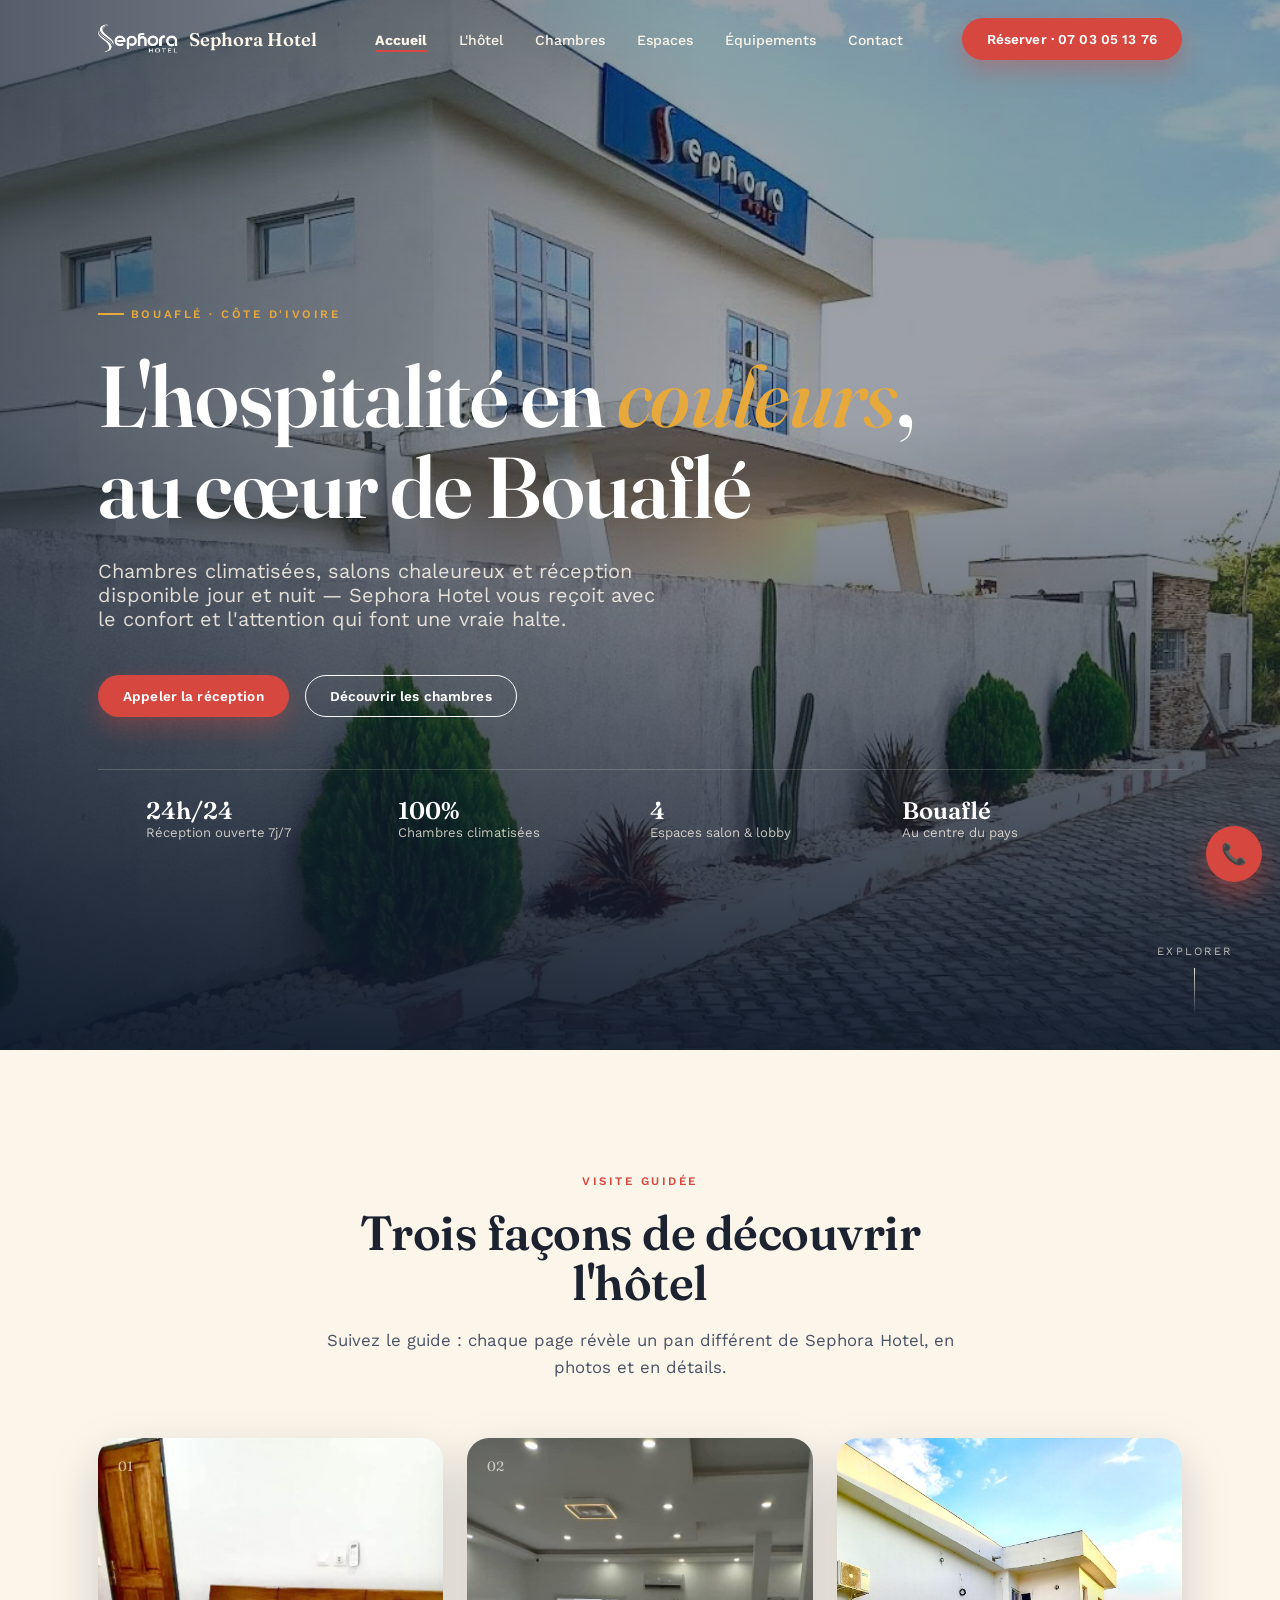
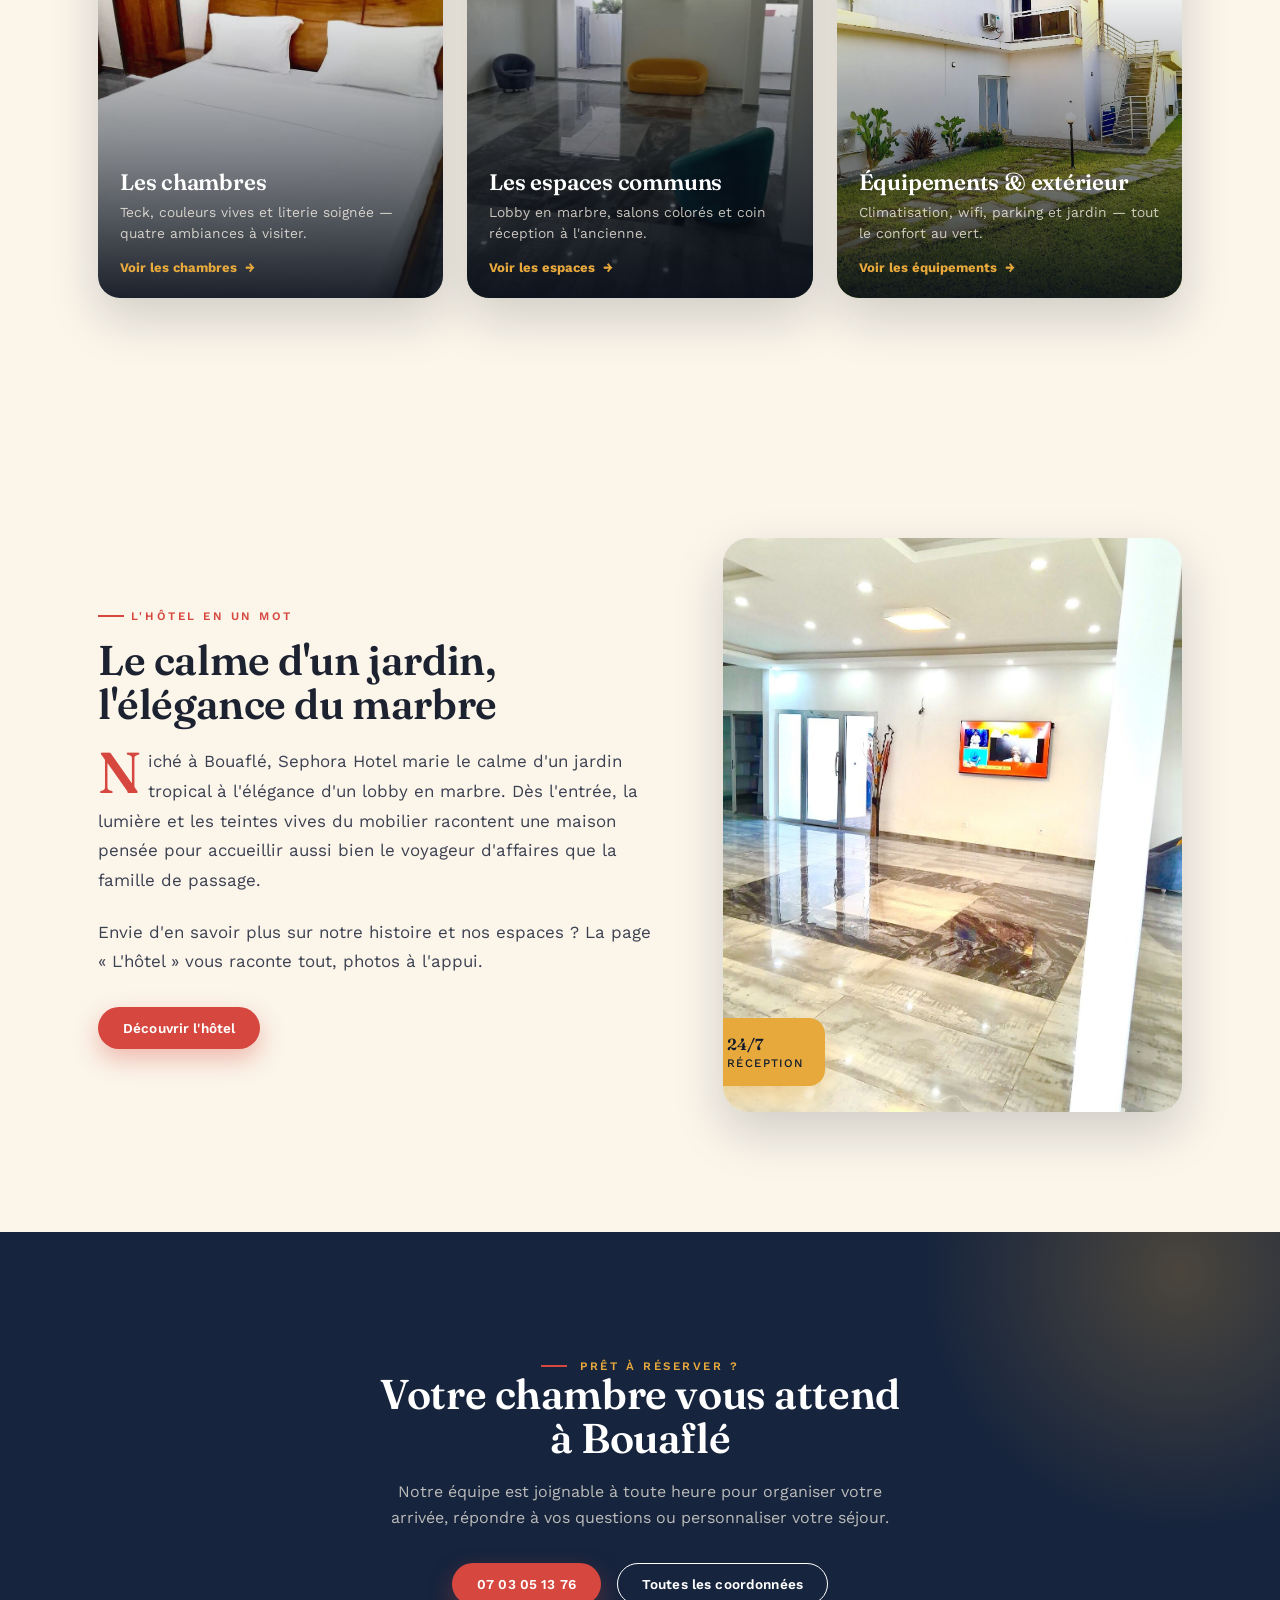
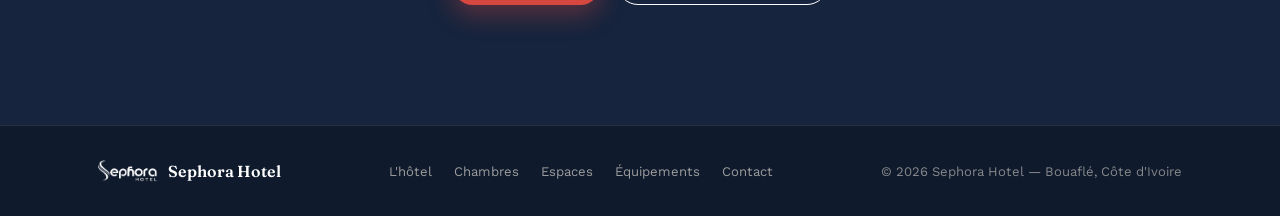
<file: index.html>
<!DOCTYPE html>
<html lang="fr">
<head>
<meta charset="UTF-8">
<meta name="viewport" content="width=device-width, initial-scale=1.0">
<title>Sephora Hotel — Bouaflé, Côte d'Ivoire</title>
<meta name="description" content="Sephora Hotel à Bouaflé : chambres climatisées, salons colorés, réception ouverte 24h/24. Réservez votre séjour au cœur de la Côte d'Ivoire.">
<link rel="preconnect" href="https://fonts.googleapis.com">
<link rel="preconnect" href="https://fonts.gstatic.com" crossorigin>
<link href="https://fonts.googleapis.com/css2?family=Fraunces:ital,opsz,wght@0,9..144,400;0,9..144,600;0,9..144,700;1,9..144,500&family=Work+Sans:wght@400;500;600;700&display=swap" rel="stylesheet">
<link rel="stylesheet" href="assets/style.css">
</head>
<body>
<div class="curtain" id="curtain"></div>

<header id="siteHeader">
  <nav>
    <a href="index.html" class="brand"><img src="assets/logo.png" alt="Sephora Hotel"> Sephora Hotel</a>
    <ul class="navlinks" id="navLinks">
      <li><a href="index.html" class="active">Accueil</a></li>
      <li><a href="hotel.html">L'hôtel</a></li>
      <li><a href="chambres.html">Chambres</a></li>
      <li><a href="espaces.html">Espaces</a></li>
      <li><a href="equipements.html">Équipements</a></li>
      <li><a href="contact.html">Contact</a></li>
    </ul>
    <div style="display:flex; align-items:center; gap:14px;">
      <a href="tel:+2250703051376" class="btn btn-coral navphone">Réserver · 07 03 05 13 76</a>
      <button class="navburger" id="burger" aria-label="Ouvrir le menu"><span></span><span></span><span></span></button>
    </div>
  </nav>
</header>

<section class="hero" id="accueil">
  <div class="hero-bg"></div>
  <div class="hero-content">
    <span class="eyebrow">Bouaflé · Côte d'Ivoire</span>
    <h1>L'hospitalité en <em>couleurs</em>,<br>au cœur de Bouaflé</h1>
    <p class="lede">Chambres climatisées, salons chaleureux et réception disponible jour et nuit — Sephora Hotel vous reçoit avec le confort et l'attention qui font une vraie halte.</p>
    <div class="hero-ctas">
      <a href="tel:+2250703051376" class="btn btn-coral">Appeler la réception</a>
      <a href="chambres.html" class="btn btn-ghost" style="color:#fff;">Découvrir les chambres</a>
    </div>
    <div class="hero-strip">
      <div><strong>24h/24</strong>Réception ouverte 7j/7</div>
      <div><strong>100%</strong>Chambres climatisées</div>
      <div><strong>4</strong>Espaces salon &amp; lobby</div>
      <div><strong>Bouaflé</strong>Au centre du pays</div>
    </div>
  </div>
  <div class="scroll-cue"><span>Explorer</span><span class="line"></span></div>
</section>

<section class="explore">
  <div class="wrap">
    <div class="section-head center reveal">
      <span class="eyebrow">Visite guidée</span>
      <h2>Trois façons de découvrir l'hôtel</h2>
      <p>Suivez le guide : chaque page révèle un pan différent de Sephora Hotel, en photos et en détails.</p>
    </div>
    <div class="explore-grid reveal-stagger">
      <a class="explore-card" href="chambres.html">
        <span class="explore-num">01</span>
        <img src="assets/room-bed-teak.jpg" alt="Chambre en bois teck" loading="lazy">
        <div class="explore-body">
          <h3>Les chambres</h3>
          <p>Teck, couleurs vives et literie soignée — quatre ambiances à visiter.</p>
          <span class="explore-link">Voir les chambres <span class="arrow">→</span></span>
        </div>
      </a>
      <a class="explore-card" href="espaces.html">
        <span class="explore-num">02</span>
        <img src="assets/lounge-color.jpg" alt="Salon coloré" loading="lazy">
        <div class="explore-body">
          <h3>Les espaces communs</h3>
          <p>Lobby en marbre, salons colorés et coin réception à l'ancienne.</p>
          <span class="explore-link">Voir les espaces <span class="arrow">→</span></span>
        </div>
      </a>
      <a class="explore-card" href="equipements.html">
        <span class="explore-num">03</span>
        <img src="assets/exterior-morning.jpg" alt="Extérieur de l'hôtel" loading="lazy">
        <div class="explore-body">
          <h3>Équipements &amp; extérieur</h3>
          <p>Climatisation, wifi, parking et jardin — tout le confort au vert.</p>
          <span class="explore-link">Voir les équipements <span class="arrow">→</span></span>
        </div>
      </a>
    </div>
  </div>
</section>

<section class="about">
  <div class="wrap about-grid">
    <div class="about-copy reveal">
      <span class="eyebrow">L'hôtel en un mot</span>
      <h2 style="font-size:clamp(1.8rem,3.6vw,2.6rem); margin:.4em 0 .5em;">Le calme d'un jardin, l'élégance du marbre</h2>
      <p>Niché à Bouaflé, Sephora Hotel marie le calme d'un jardin tropical à l'élégance d'un lobby en marbre. Dès l'entrée, la lumière et les teintes vives du mobilier racontent une maison pensée pour accueillir aussi bien le voyageur d'affaires que la famille de passage.</p>
      <p>Envie d'en savoir plus sur notre histoire et nos espaces ? La page « L'hôtel » vous raconte tout, photos à l'appui.</p>
      <a href="hotel.html" class="btn btn-coral" style="margin-top:8px;">Découvrir l'hôtel</a>
    </div>
    <div class="about-visual reveal">
      <img src="assets/lobby-marble-tv.jpg" alt="Lobby en marbre de Sephora Hotel" loading="lazy">
      <div class="about-badge">24/7<span>Réception</span></div>
    </div>
  </div>
</section>

<section class="cta-banner">
  <div class="wrap cta-inner reveal">
    <span class="eyebrow" style="color:var(--mustard); justify-content:center;"><span></span>Prêt à réserver ?</span>
    <h2>Votre chambre vous attend à Bouaflé</h2>
    <p>Notre équipe est joignable à toute heure pour organiser votre arrivée, répondre à vos questions ou personnaliser votre séjour.</p>
    <div class="cta-btns">
      <a href="tel:+2250703051376" class="btn btn-coral">07 03 05 13 76</a>
      <a href="contact.html" class="btn btn-ghost" style="color:#fff;">Toutes les coordonnées</a>
    </div>
  </div>
</section>

<footer>
  <div class="wrap foot-grid">
    <a href="index.html" class="foot-brand"><img src="assets/logo.png" alt="Sephora Hotel"> Sephora Hotel</a>
    <div class="foot-links">
      <a href="hotel.html">L'hôtel</a>
      <a href="chambres.html">Chambres</a>
      <a href="espaces.html">Espaces</a>
      <a href="equipements.html">Équipements</a>
      <a href="contact.html">Contact</a>
    </div>
    <p>© <span id="year"></span> Sephora Hotel — Bouaflé, Côte d'Ivoire</p>
  </div>
</footer>

<a href="tel:+2250703051376" class="float-call" aria-label="Appeler l'hôtel">📞</a>
<script src="assets/main.js"></script>
</body>
</html>
</file>
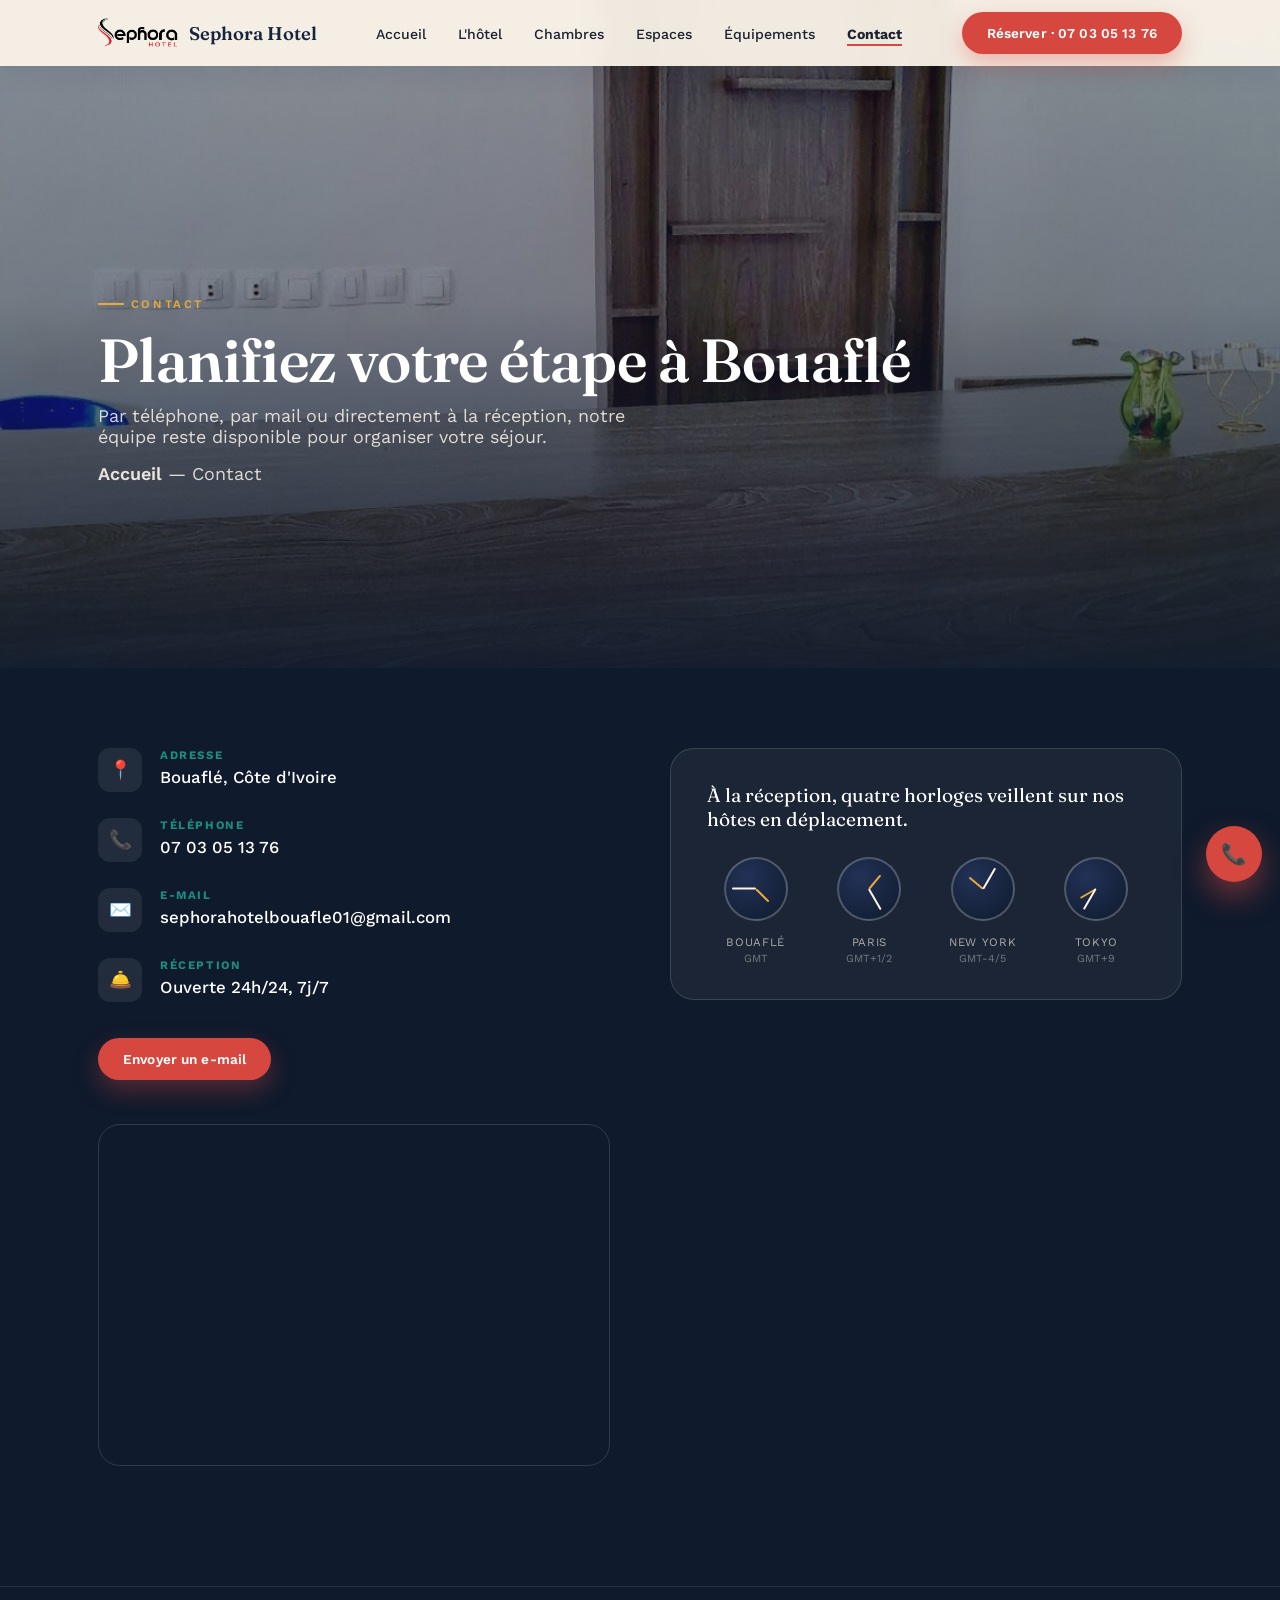
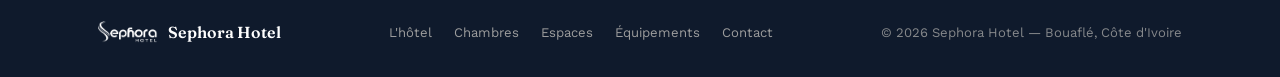
<file: contact.html>
<!DOCTYPE html>
<html lang="fr">
<head>
<meta charset="UTF-8">
<meta name="viewport" content="width=device-width, initial-scale=1.0">
<title>Contact — Sephora Hotel Bouaflé</title>
<meta name="description" content="Contactez Sephora Hotel à Bouaflé : téléphone, e-mail et adresse. Réception ouverte 24h/24, 7j/7.">
<link rel="preconnect" href="https://fonts.googleapis.com">
<link rel="preconnect" href="https://fonts.gstatic.com" crossorigin>
<link href="https://fonts.googleapis.com/css2?family=Fraunces:ital,opsz,wght@0,9..144,400;0,9..144,600;0,9..144,700;1,9..144,500&family=Work+Sans:wght@400;500;600;700&display=swap" rel="stylesheet">
<link rel="stylesheet" href="assets/style.css">
</head>
<body>
<div class="curtain" id="curtain"></div>

<header id="siteHeader" data-solid="true">
  <nav>
    <a href="index.html" class="brand"><img src="assets/logo.png" alt="Sephora Hotel"> Sephora Hotel</a>
    <ul class="navlinks" id="navLinks">
      <li><a href="index.html">Accueil</a></li>
      <li><a href="hotel.html">L'hôtel</a></li>
      <li><a href="chambres.html">Chambres</a></li>
      <li><a href="espaces.html">Espaces</a></li>
      <li><a href="equipements.html">Équipements</a></li>
      <li><a href="contact.html" class="active">Contact</a></li>
    </ul>
    <div style="display:flex; align-items:center; gap:14px;">
      <a href="tel:+2250703051376" class="btn btn-coral navphone">Réserver · 07 03 05 13 76</a>
      <button class="navburger" id="burger" aria-label="Ouvrir le menu"><span></span><span></span><span></span></button>
    </div>
  </nav>
</header>

<section class="pagehero">
  <div class="pagehero-bg" style="background-image:url('assets/reception-clocks.jpg');"></div>
  <div class="pagehero-content">
    <span class="eyebrow">Contact</span>
    <h1>Planifiez votre étape à Bouaflé</h1>
    <p>Par téléphone, par mail ou directement à la réception, notre équipe reste disponible pour organiser votre séjour.</p>
    <p class="crumb"><a href="index.html">Accueil</a> — Contact</p>
  </div>
</section>

<section class="contact" style="padding-top:80px;">
  <div class="wrap">
    <div class="contact-grid">
      <div class="reveal">
        <div class="info-list">
          <div class="info-row">
            <div class="info-icon">📍</div>
            <div><h4>Adresse</h4><p>Bouaflé, Côte d'Ivoire</p></div>
          </div>
          <div class="info-row">
            <div class="info-icon">📞</div>
            <div><h4>Téléphone</h4><a href="tel:+2250703051376">07 03 05 13 76</a></div>
          </div>
          <div class="info-row">
            <div class="info-icon">✉️</div>
            <div><h4>E-mail</h4><a href="mailto:sephorahotelbouafle01@gmail.com">sephorahotelbouafle01@gmail.com</a></div>
          </div>
          <div class="info-row">
            <div class="info-icon">🛎️</div>
            <div><h4>Réception</h4><p>Ouverte 24h/24, 7j/7</p></div>
          </div>
        </div>
        <a href="mailto:sephorahotelbouafle01@gmail.com" class="btn btn-coral btn-wide">Envoyer un e-mail</a>

        <div class="map-embed reveal">
          <iframe src="https://www.openstreetmap.org/export/embed.html?bbox=-5.8000%2C6.9700%2C-5.7200%2C7.0400&layer=mapnik&marker=7.0122%2C-5.7444" title="Localisation de Sephora Hotel à Bouaflé" loading="lazy"></iframe>
        </div>
      </div>
      <div class="clock-panel reveal">
        <p>À la réception, quatre horloges veillent sur nos hôtes en déplacement.</p>
        <div class="clocks">
          <div class="clock">
            <div class="clockface"><div class="hand hour" style="transform:rotate(45deg)"></div><div class="hand min" style="transform:rotate(180deg)"></div></div>
            <span>Bouaflé</span><strong>GMT</strong>
          </div>
          <div class="clock">
            <div class="clockface"><div class="hand hour" style="transform:rotate(310deg)"></div><div class="hand min" style="transform:rotate(60deg)"></div></div>
            <span>Paris</span><strong>GMT+1/2</strong>
          </div>
          <div class="clock">
            <div class="clockface"><div class="hand hour" style="transform:rotate(220deg)"></div><div class="hand min" style="transform:rotate(300deg)"></div></div>
            <span>New York</span><strong>GMT-4/5</strong>
          </div>
          <div class="clock">
            <div class="clockface"><div class="hand hour" style="transform:rotate(150deg)"></div><div class="hand min" style="transform:rotate(120deg)"></div></div>
            <span>Tokyo</span><strong>GMT+9</strong>
          </div>
        </div>
      </div>
    </div>
  </div>
</section>

<footer>
  <div class="wrap foot-grid">
    <a href="index.html" class="foot-brand"><img src="assets/logo.png" alt="Sephora Hotel"> Sephora Hotel</a>
    <div class="foot-links">
      <a href="hotel.html">L'hôtel</a>
      <a href="chambres.html">Chambres</a>
      <a href="espaces.html">Espaces</a>
      <a href="equipements.html">Équipements</a>
      <a href="contact.html">Contact</a>
    </div>
    <p>© <span id="year"></span> Sephora Hotel — Bouaflé, Côte d'Ivoire</p>
  </div>
</footer>

<a href="tel:+2250703051376" class="float-call" aria-label="Appeler l'hôtel">📞</a>
<script src="assets/main.js"></script>
</body>
</html>
</file>
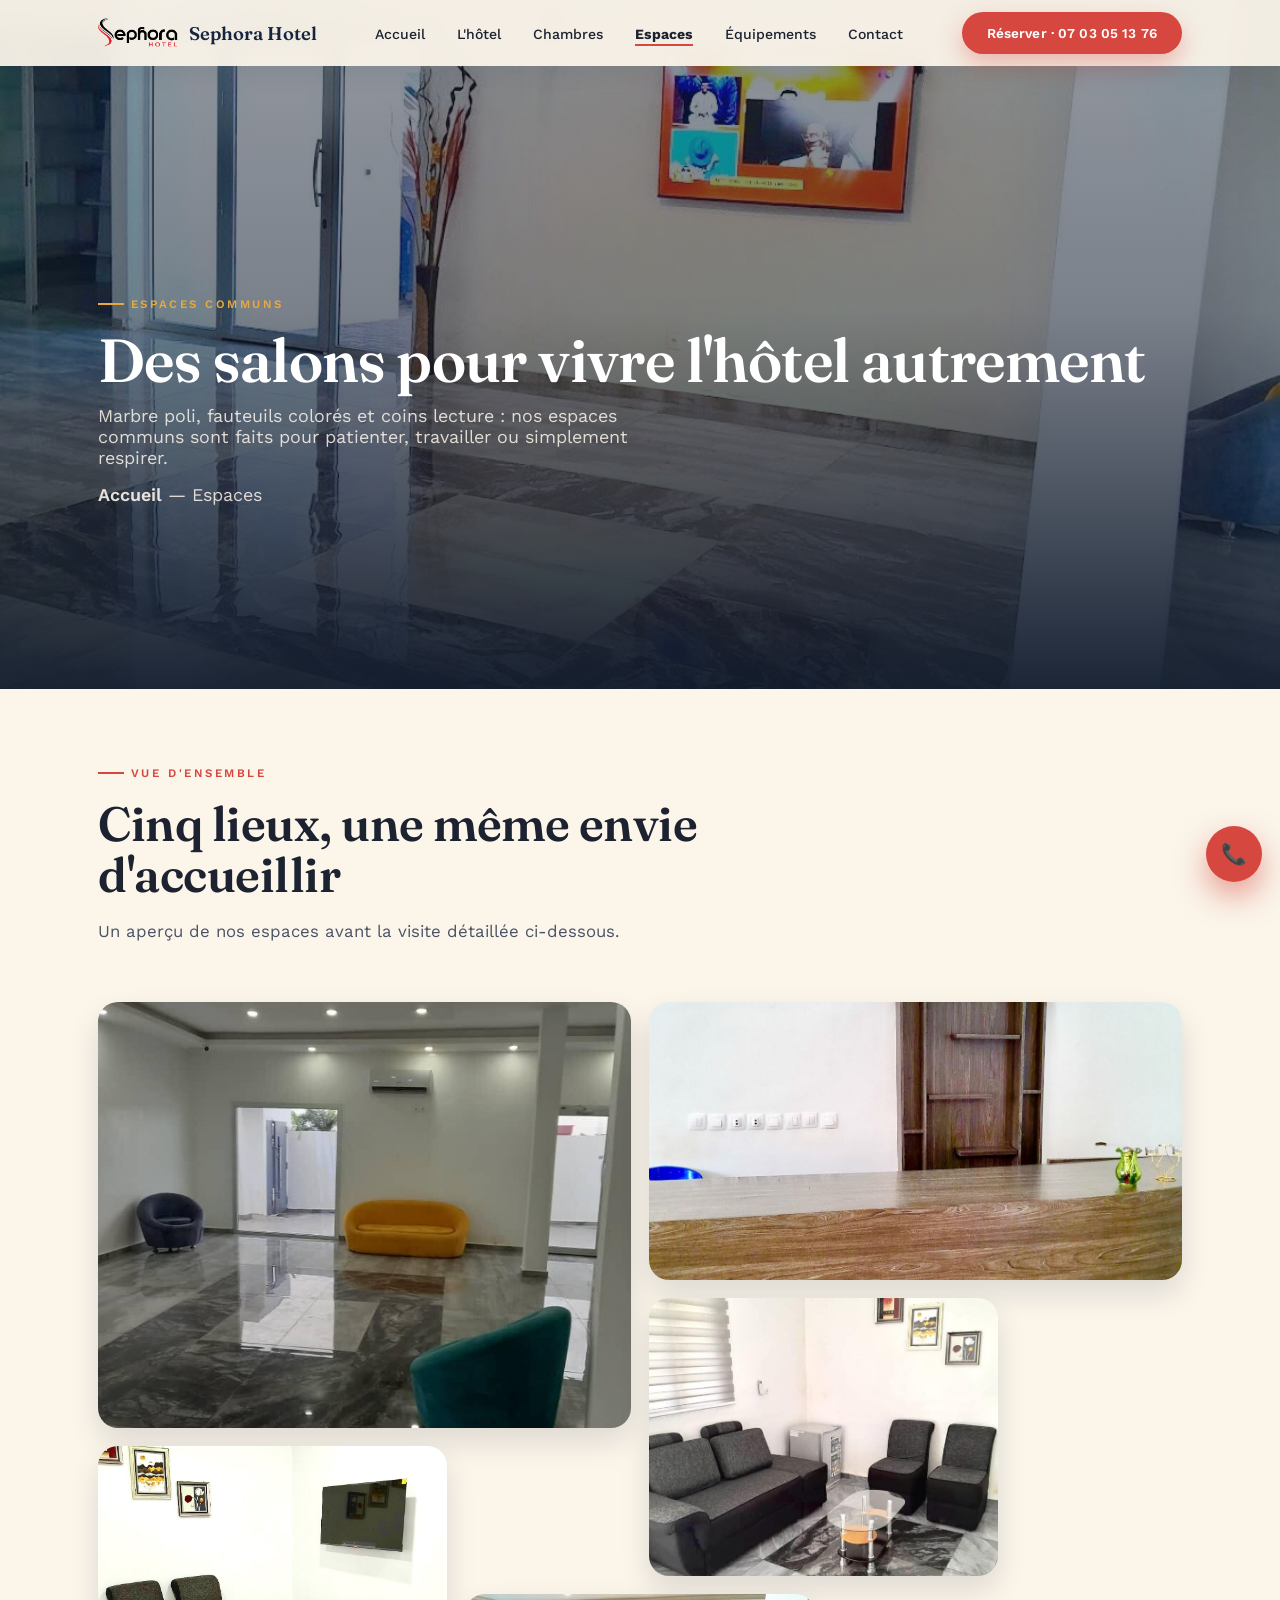
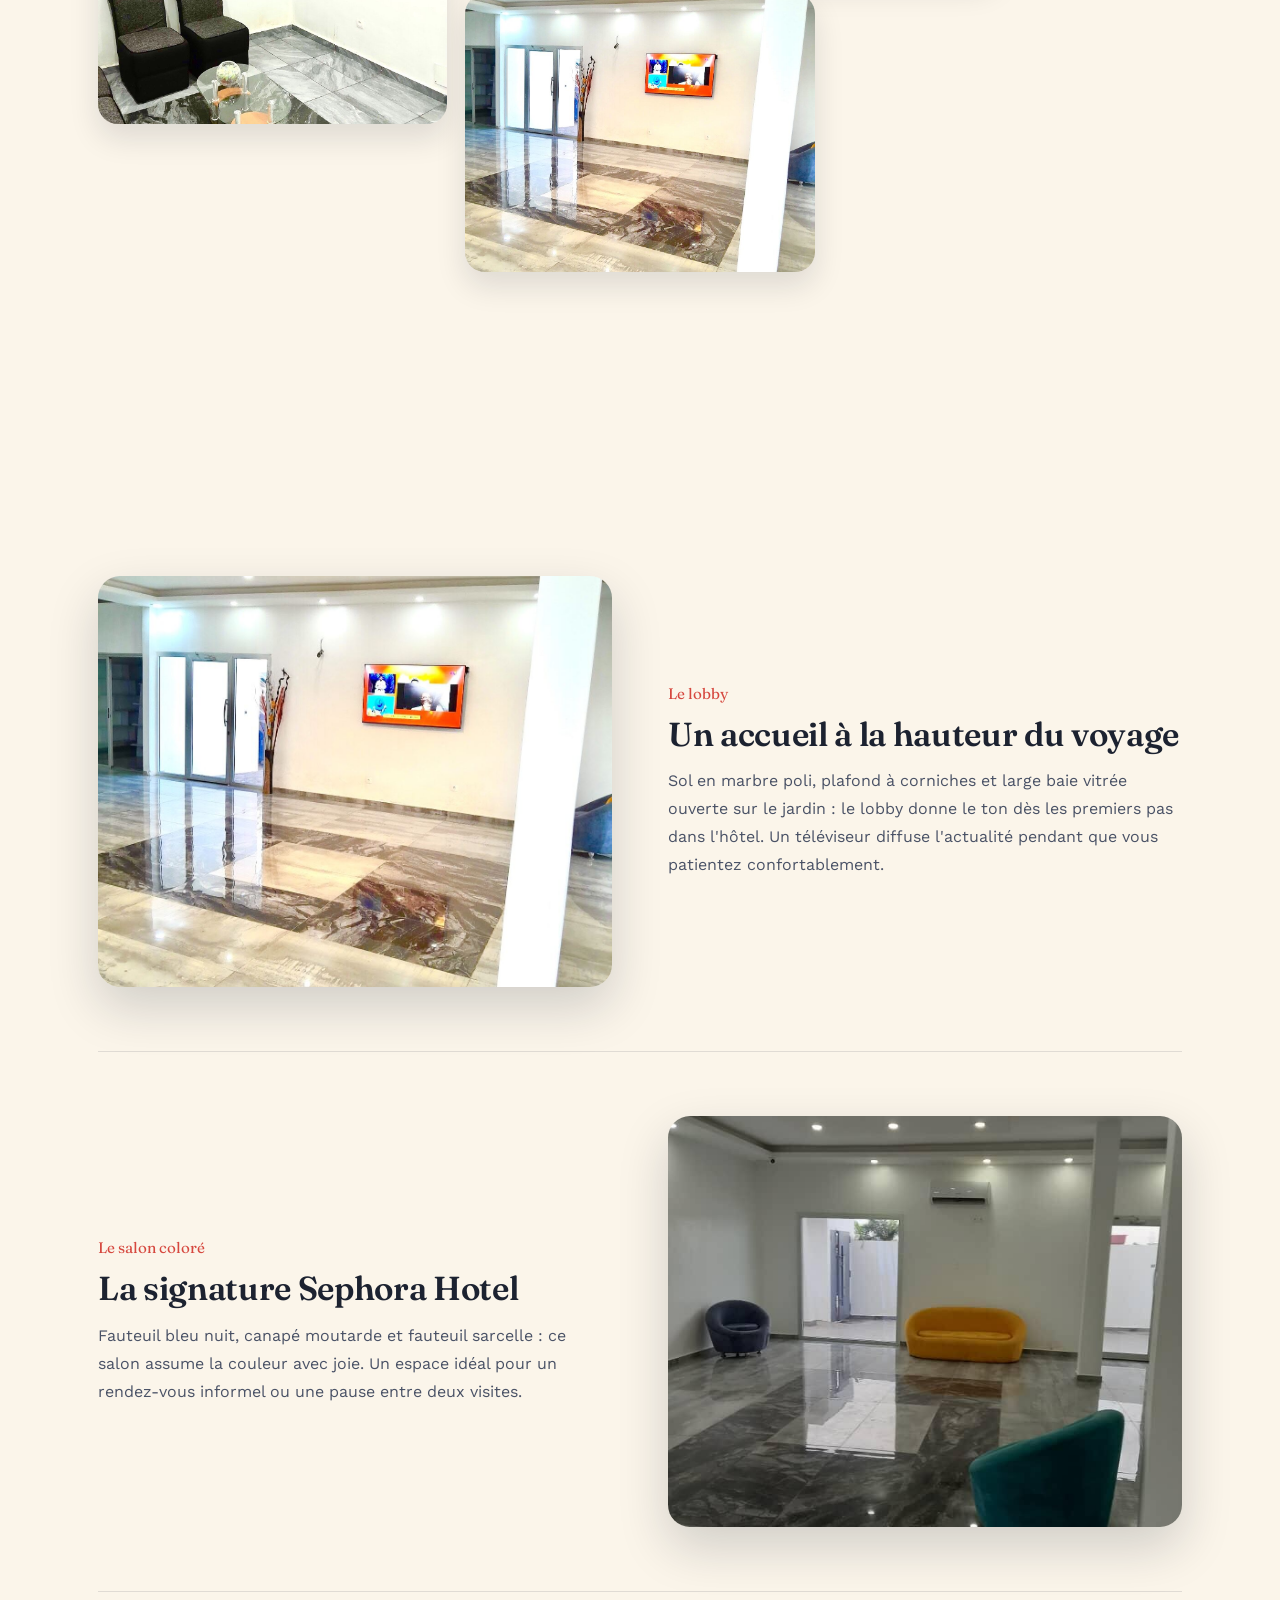
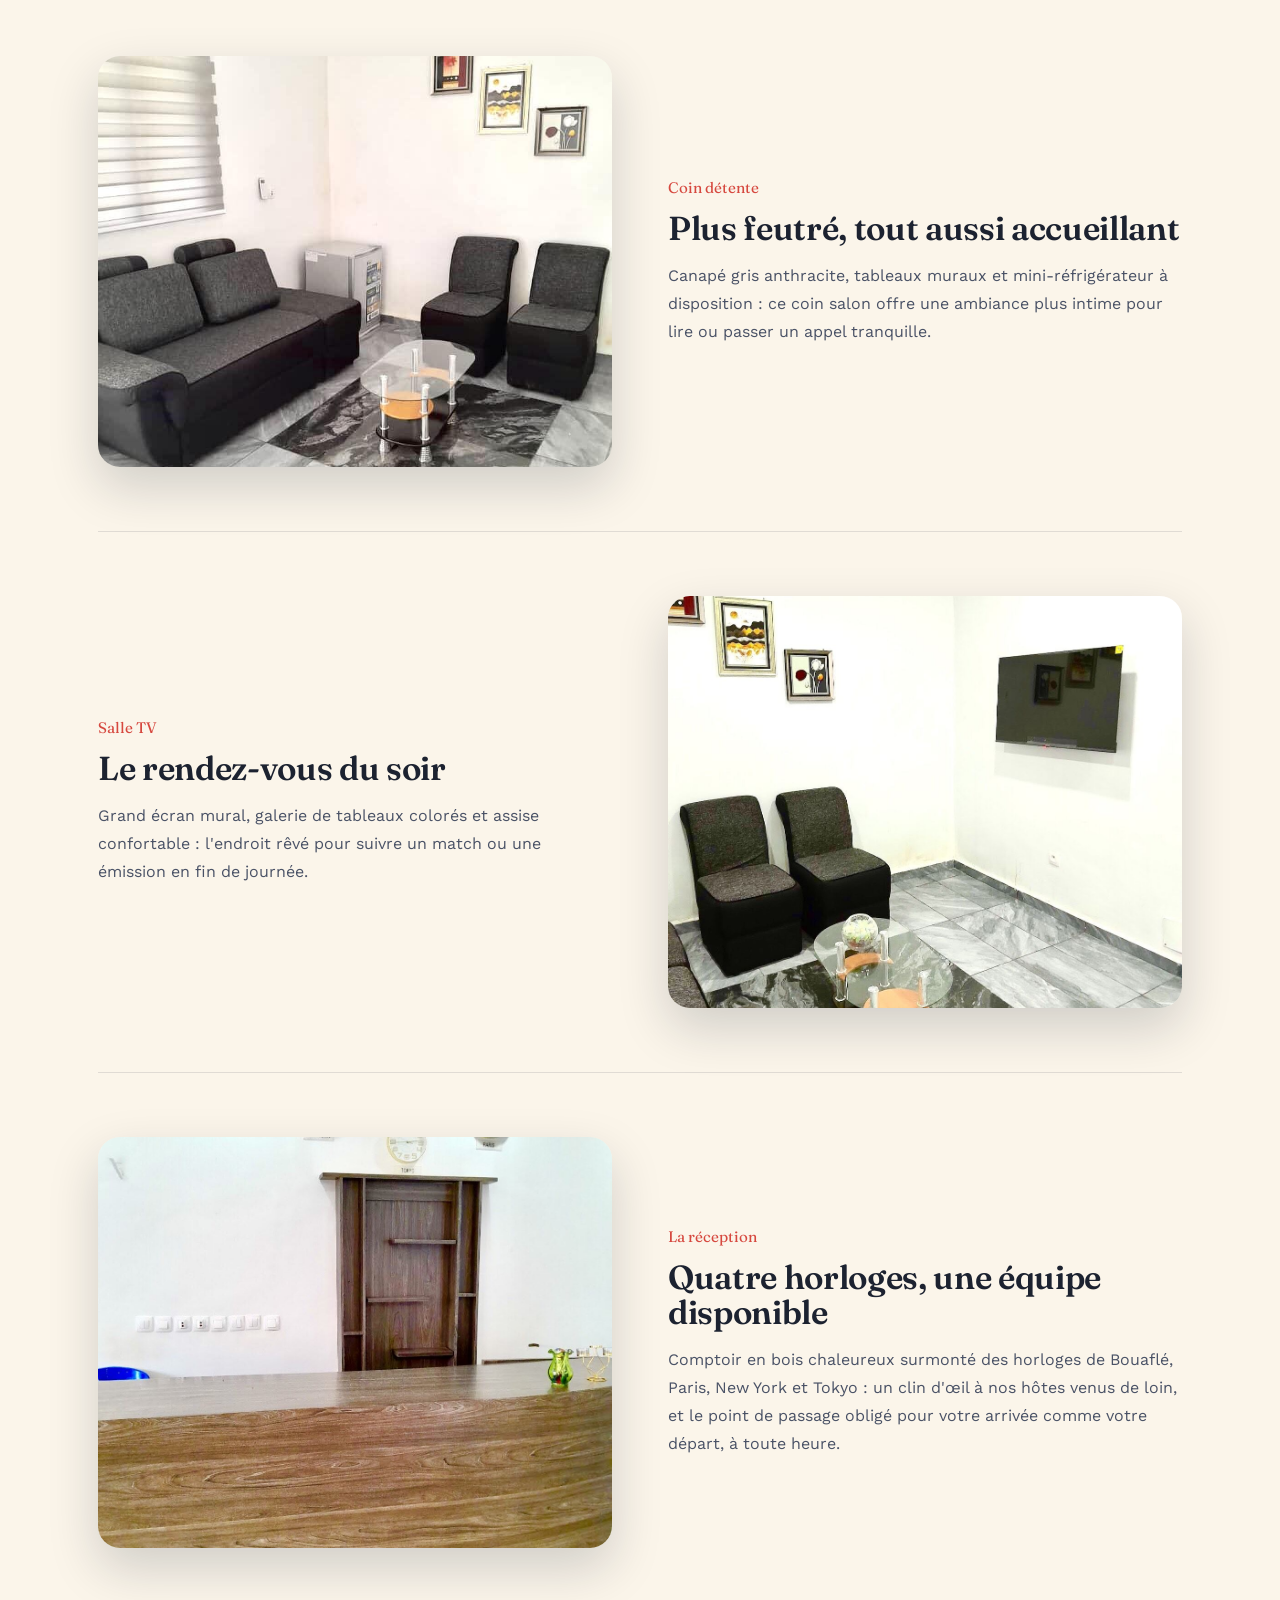
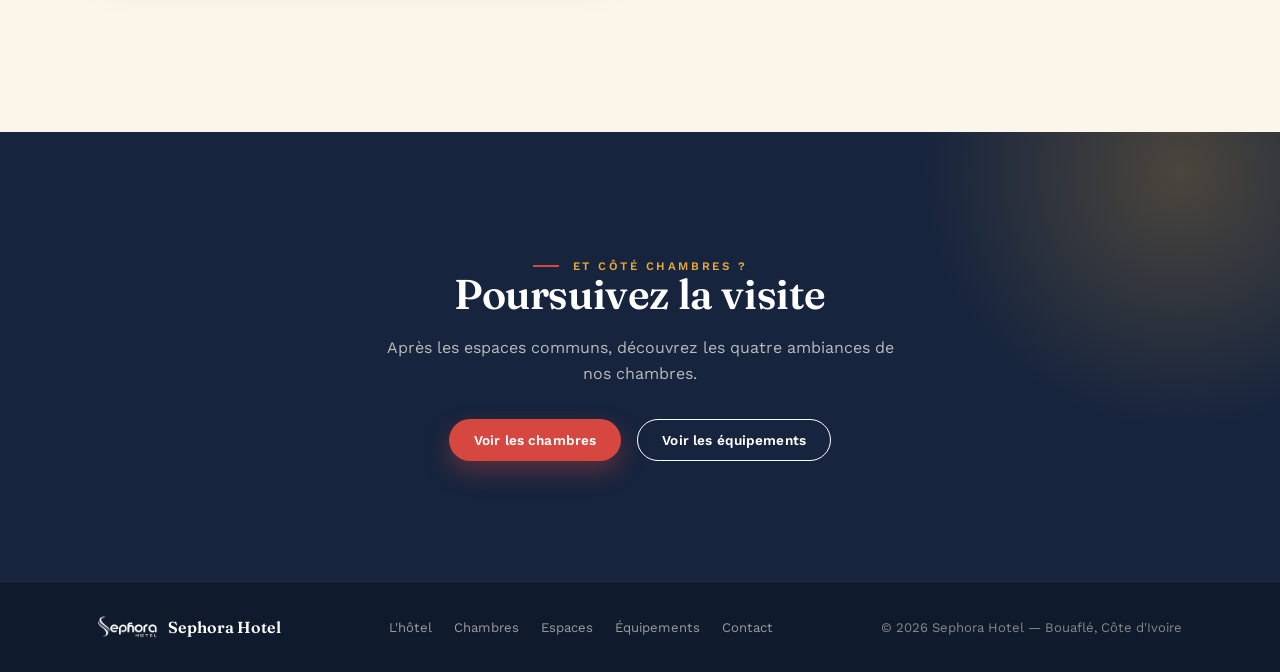
<file: espaces.html>
<!DOCTYPE html>
<html lang="fr">
<head>
<meta charset="UTF-8">
<meta name="viewport" content="width=device-width, initial-scale=1.0">
<title>Espaces communs — Sephora Hotel Bouaflé</title>
<meta name="description" content="Lobby en marbre, salons colorés et réception : découvrez les espaces communs de Sephora Hotel à Bouaflé.">
<link rel="preconnect" href="https://fonts.googleapis.com">
<link rel="preconnect" href="https://fonts.gstatic.com" crossorigin>
<link href="https://fonts.googleapis.com/css2?family=Fraunces:ital,opsz,wght@0,9..144,400;0,9..144,600;0,9..144,700;1,9..144,500&family=Work+Sans:wght@400;500;600;700&display=swap" rel="stylesheet">
<link rel="stylesheet" href="assets/style.css">
</head>
<body>
<div class="curtain" id="curtain"></div>

<header id="siteHeader" data-solid="true">
  <nav>
    <a href="index.html" class="brand"><img src="assets/logo.png" alt="Sephora Hotel"> Sephora Hotel</a>
    <ul class="navlinks" id="navLinks">
      <li><a href="index.html">Accueil</a></li>
      <li><a href="hotel.html">L'hôtel</a></li>
      <li><a href="chambres.html">Chambres</a></li>
      <li><a href="espaces.html" class="active">Espaces</a></li>
      <li><a href="equipements.html">Équipements</a></li>
      <li><a href="contact.html">Contact</a></li>
    </ul>
    <div style="display:flex; align-items:center; gap:14px;">
      <a href="tel:+2250703051376" class="btn btn-coral navphone">Réserver · 07 03 05 13 76</a>
      <button class="navburger" id="burger" aria-label="Ouvrir le menu"><span></span><span></span><span></span></button>
    </div>
  </nav>
</header>

<section class="pagehero">
  <div class="pagehero-bg" style="background-image:url('assets/lobby-marble-tv.jpg');"></div>
  <div class="pagehero-content">
    <span class="eyebrow">Espaces communs</span>
    <h1>Des salons pour vivre l'hôtel autrement</h1>
    <p>Marbre poli, fauteuils colorés et coins lecture : nos espaces communs sont faits pour patienter, travailler ou simplement respirer.</p>
    <p class="crumb"><a href="index.html">Accueil</a> — Espaces</p>
  </div>
</section>

<section class="spaces" style="padding-top:70px;">
  <div class="wrap">
    <div class="section-head reveal">
      <span class="eyebrow">Vue d'ensemble</span>
      <h2>Cinq lieux, une même envie d'accueillir</h2>
      <p>Un aperçu de nos espaces avant la visite détaillée ci-dessous.</p>
    </div>
    <div class="space-grid reveal-stagger">
      <div class="space-item s1"><img src="assets/lounge-color.jpg" alt="Salon coloré, fauteuils moutarde et sarcelle" loading="lazy"><div class="cap">Le salon coloré</div></div>
      <div class="space-item s2"><img src="assets/reception-clocks.jpg" alt="Comptoir de réception et horloges du monde" loading="lazy"><div class="cap">La réception</div></div>
      <div class="space-item s3"><img src="assets/lounge-gray.jpg" alt="Coin salon gris avec tableaux" loading="lazy"><div class="cap">Coin détente</div></div>
      <div class="space-item s4"><img src="assets/lounge-paintings.jpg" alt="Salon avec télévision et tableaux" loading="lazy"><div class="cap">Salle TV</div></div>
      <div class="space-item s5"><img src="assets/lobby-marble-tv.jpg" alt="Grand lobby en marbre" loading="lazy"><div class="cap">Le lobby</div></div>
    </div>
  </div>
</section>

<section class="about">
  <div class="wrap">

    <div class="space-detail">
      <div class="space-detail-visual reveal"><img src="assets/lobby-marble-tv.jpg" alt="Lobby en marbre" loading="lazy"></div>
      <div class="space-detail-copy reveal">
        <span class="num">Le lobby</span>
        <h3>Un accueil à la hauteur du voyage</h3>
        <p>Sol en marbre poli, plafond à corniches et large baie vitrée ouverte sur le jardin : le lobby donne le ton dès les premiers pas dans l'hôtel. Un téléviseur diffuse l'actualité pendant que vous patientez confortablement.</p>
      </div>
    </div>

    <div class="space-detail rev">
      <div class="space-detail-visual reveal"><img src="assets/lounge-color.jpg" alt="Salon coloré" loading="lazy"></div>
      <div class="space-detail-copy reveal">
        <span class="num">Le salon coloré</span>
        <h3>La signature Sephora Hotel</h3>
        <p>Fauteuil bleu nuit, canapé moutarde et fauteuil sarcelle : ce salon assume la couleur avec joie. Un espace idéal pour un rendez-vous informel ou une pause entre deux visites.</p>
      </div>
    </div>

    <div class="space-detail">
      <div class="space-detail-visual reveal"><img src="assets/lounge-gray.jpg" alt="Coin salon gris" loading="lazy"></div>
      <div class="space-detail-copy reveal">
        <span class="num">Coin détente</span>
        <h3>Plus feutré, tout aussi accueillant</h3>
        <p>Canapé gris anthracite, tableaux muraux et mini-réfrigérateur à disposition : ce coin salon offre une ambiance plus intime pour lire ou passer un appel tranquille.</p>
      </div>
    </div>

    <div class="space-detail rev">
      <div class="space-detail-visual reveal"><img src="assets/lounge-paintings.jpg" alt="Salle TV avec tableaux" loading="lazy"></div>
      <div class="space-detail-copy reveal">
        <span class="num">Salle TV</span>
        <h3>Le rendez-vous du soir</h3>
        <p>Grand écran mural, galerie de tableaux colorés et assise confortable : l'endroit rêvé pour suivre un match ou une émission en fin de journée.</p>
      </div>
    </div>

    <div class="space-detail">
      <div class="space-detail-visual reveal"><img src="assets/reception-clocks.jpg" alt="Réception avec horloges du monde" loading="lazy"></div>
      <div class="space-detail-copy reveal">
        <span class="num">La réception</span>
        <h3>Quatre horloges, une équipe disponible</h3>
        <p>Comptoir en bois chaleureux surmonté des horloges de Bouaflé, Paris, New York et Tokyo : un clin d'œil à nos hôtes venus de loin, et le point de passage obligé pour votre arrivée comme votre départ, à toute heure.</p>
      </div>
    </div>

  </div>
</section>

<section class="cta-banner">
  <div class="wrap cta-inner reveal">
    <span class="eyebrow" style="color:var(--mustard); justify-content:center;"><span></span>Et côté chambres ?</span>
    <h2>Poursuivez la visite</h2>
    <p>Après les espaces communs, découvrez les quatre ambiances de nos chambres.</p>
    <div class="cta-btns">
      <a href="chambres.html" class="btn btn-coral">Voir les chambres</a>
      <a href="equipements.html" class="btn btn-ghost" style="color:#fff;">Voir les équipements</a>
    </div>
  </div>
</section>

<footer>
  <div class="wrap foot-grid">
    <a href="index.html" class="foot-brand"><img src="assets/logo.png" alt="Sephora Hotel"> Sephora Hotel</a>
    <div class="foot-links">
      <a href="hotel.html">L'hôtel</a>
      <a href="chambres.html">Chambres</a>
      <a href="espaces.html">Espaces</a>
      <a href="equipements.html">Équipements</a>
      <a href="contact.html">Contact</a>
    </div>
    <p>© <span id="year"></span> Sephora Hotel — Bouaflé, Côte d'Ivoire</p>
  </div>
</footer>

<a href="tel:+2250703051376" class="float-call" aria-label="Appeler l'hôtel">📞</a>
<script src="assets/main.js"></script>
</body>
</html>
</file>
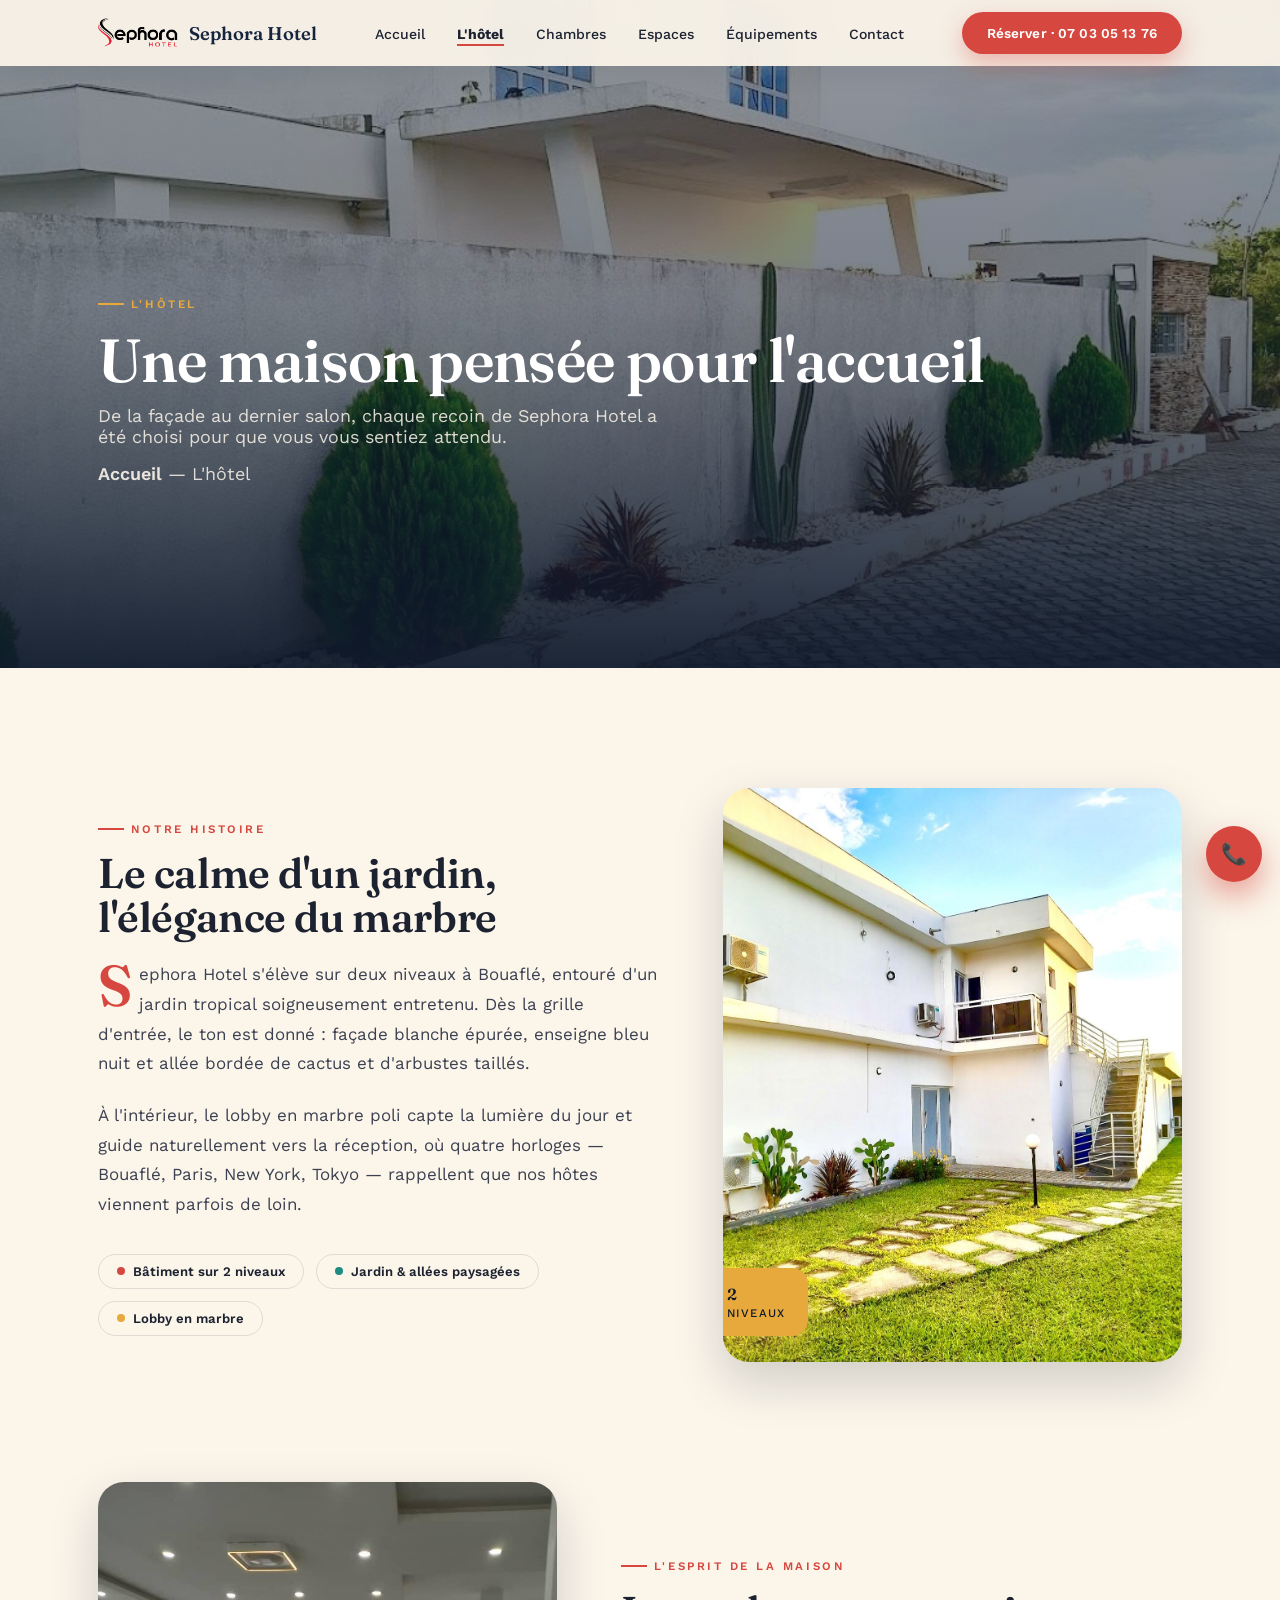
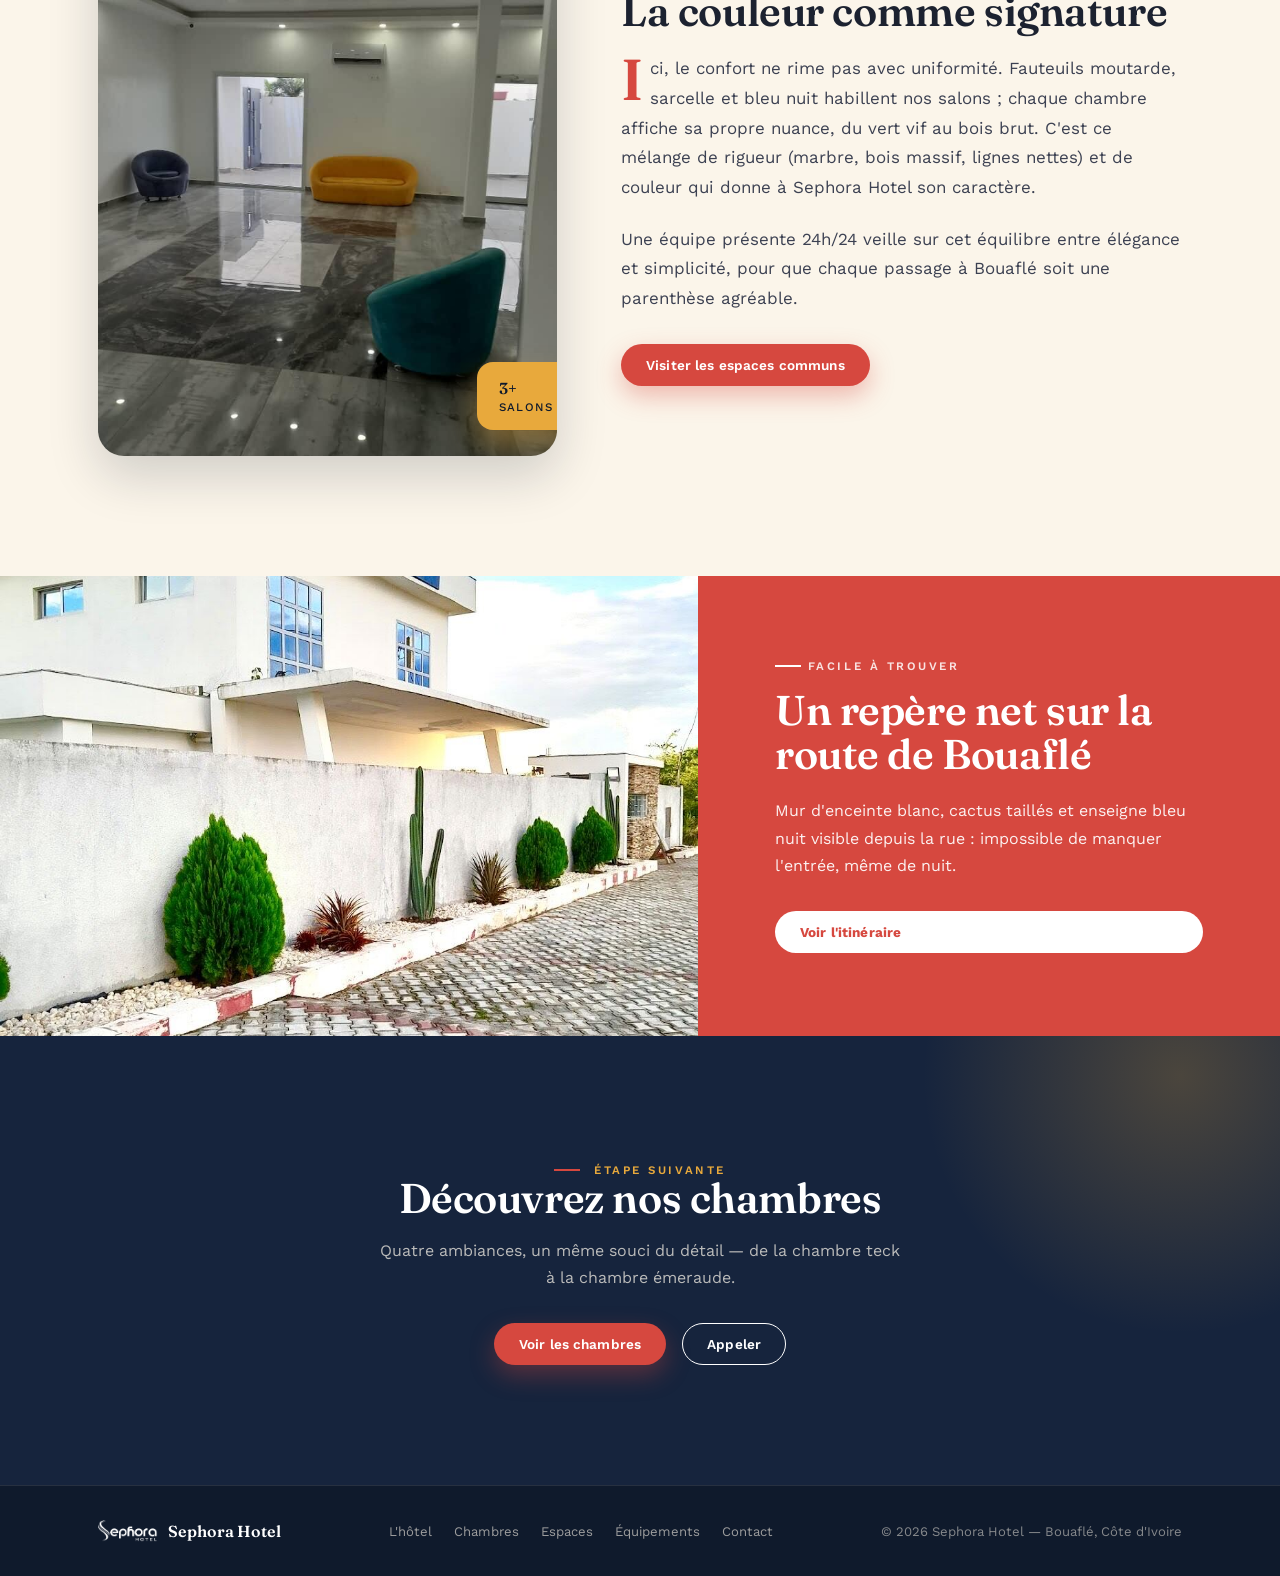
<file: hotel.html>
<!DOCTYPE html>
<html lang="fr">
<head>
<meta charset="UTF-8">
<meta name="viewport" content="width=device-width, initial-scale=1.0">
<title>L'hôtel — Sephora Hotel Bouaflé</title>
<meta name="description" content="Découvrez Sephora Hotel : un lobby en marbre, un jardin tropical et une histoire d'accueil à Bouaflé, Côte d'Ivoire.">
<link rel="preconnect" href="https://fonts.googleapis.com">
<link rel="preconnect" href="https://fonts.gstatic.com" crossorigin>
<link href="https://fonts.googleapis.com/css2?family=Fraunces:ital,opsz,wght@0,9..144,400;0,9..144,600;0,9..144,700;1,9..144,500&family=Work+Sans:wght@400;500;600;700&display=swap" rel="stylesheet">
<link rel="stylesheet" href="assets/style.css">
</head>
<body>
<div class="curtain" id="curtain"></div>

<header id="siteHeader" data-solid="true">
  <nav>
    <a href="index.html" class="brand"><img src="assets/logo.png" alt="Sephora Hotel"> Sephora Hotel</a>
    <ul class="navlinks" id="navLinks">
      <li><a href="index.html">Accueil</a></li>
      <li><a href="hotel.html" class="active">L'hôtel</a></li>
      <li><a href="chambres.html">Chambres</a></li>
      <li><a href="espaces.html">Espaces</a></li>
      <li><a href="equipements.html">Équipements</a></li>
      <li><a href="contact.html">Contact</a></li>
    </ul>
    <div style="display:flex; align-items:center; gap:14px;">
      <a href="tel:+2250703051376" class="btn btn-coral navphone">Réserver · 07 03 05 13 76</a>
      <button class="navburger" id="burger" aria-label="Ouvrir le menu"><span></span><span></span><span></span></button>
    </div>
  </nav>
</header>

<section class="pagehero">
  <div class="pagehero-bg" style="background-image:url('assets/exterior-blue-sky.jpg');"></div>
  <div class="pagehero-content">
    <span class="eyebrow">L'hôtel</span>
    <h1>Une maison pensée pour l'accueil</h1>
    <p>De la façade au dernier salon, chaque recoin de Sephora Hotel a été choisi pour que vous vous sentiez attendu.</p>
    <p class="crumb"><a href="index.html">Accueil</a> — L'hôtel</p>
  </div>
</section>

<section class="about">
  <div class="wrap about-grid">
    <div class="about-copy reveal">
      <span class="eyebrow">Notre histoire</span>
      <h2 style="font-size:clamp(1.8rem,3.6vw,2.6rem); margin:.4em 0 .5em;">Le calme d'un jardin, l'élégance du marbre</h2>
      <p>Sephora Hotel s'élève sur deux niveaux à Bouaflé, entouré d'un jardin tropical soigneusement entretenu. Dès la grille d'entrée, le ton est donné : façade blanche épurée, enseigne bleu nuit et allée bordée de cactus et d'arbustes taillés.</p>
      <p>À l'intérieur, le lobby en marbre poli capte la lumière du jour et guide naturellement vers la réception, où quatre horloges — Bouaflé, Paris, New York, Tokyo — rappellent que nos hôtes viennent parfois de loin.</p>
      <div class="pill-row">
        <span class="pill"><span class="dot"></span>Bâtiment sur 2 niveaux</span>
        <span class="pill"><span class="dot"></span>Jardin &amp; allées paysagées</span>
        <span class="pill"><span class="dot"></span>Lobby en marbre</span>
      </div>
    </div>
    <div class="about-visual reveal">
      <img src="assets/exterior-morning.jpg" alt="Façade et jardin de Sephora Hotel" loading="lazy">
      <div class="about-badge">2<span>Niveaux</span></div>
    </div>
  </div>
</section>

<section class="about" style="padding-top:0;">
  <div class="wrap about-grid rev">
    <div class="about-copy reveal">
      <span class="eyebrow">L'esprit de la maison</span>
      <h2 style="font-size:clamp(1.8rem,3.6vw,2.6rem); margin:.4em 0 .5em;">La couleur comme signature</h2>
      <p>Ici, le confort ne rime pas avec uniformité. Fauteuils moutarde, sarcelle et bleu nuit habillent nos salons ; chaque chambre affiche sa propre nuance, du vert vif au bois brut. C'est ce mélange de rigueur (marbre, bois massif, lignes nettes) et de couleur qui donne à Sephora Hotel son caractère.</p>
      <p>Une équipe présente 24h/24 veille sur cet équilibre entre élégance et simplicité, pour que chaque passage à Bouaflé soit une parenthèse agréable.</p>
      <a href="espaces.html" class="btn btn-coral" style="margin-top:8px;">Visiter les espaces communs</a>
    </div>
    <div class="about-visual reveal">
      <img src="assets/lounge-color.jpg" alt="Salon coloré de l'hôtel" loading="lazy">
      <div class="about-badge">3+<span>Salons</span></div>
    </div>
  </div>
</section>

<section class="exterior">
  <div class="ext-grid">
    <div class="ext-visual reveal"><img src="assets/exterior-blue-sky.jpg" alt="Enseigne Sephora Hotel" loading="lazy"></div>
    <div class="ext-copy reveal">
      <span class="eyebrow">Facile à trouver</span>
      <h2>Un repère net sur la route de Bouaflé</h2>
      <p>Mur d'enceinte blanc, cactus taillés et enseigne bleu nuit visible depuis la rue : impossible de manquer l'entrée, même de nuit.</p>
      <a href="contact.html" class="btn" style="background:#fff; color:var(--coral); font-weight:700;">Voir l'itinéraire</a>
    </div>
  </div>
</section>

<section class="cta-banner">
  <div class="wrap cta-inner reveal">
    <span class="eyebrow" style="color:var(--mustard); justify-content:center;"><span></span>Étape suivante</span>
    <h2>Découvrez nos chambres</h2>
    <p>Quatre ambiances, un même souci du détail — de la chambre teck à la chambre émeraude.</p>
    <div class="cta-btns">
      <a href="chambres.html" class="btn btn-coral">Voir les chambres</a>
      <a href="tel:+2250703051376" class="btn btn-ghost" style="color:#fff;">Appeler</a>
    </div>
  </div>
</section>

<footer>
  <div class="wrap foot-grid">
    <a href="index.html" class="foot-brand"><img src="assets/logo.png" alt="Sephora Hotel"> Sephora Hotel</a>
    <div class="foot-links">
      <a href="hotel.html">L'hôtel</a>
      <a href="chambres.html">Chambres</a>
      <a href="espaces.html">Espaces</a>
      <a href="equipements.html">Équipements</a>
      <a href="contact.html">Contact</a>
    </div>
    <p>© <span id="year"></span> Sephora Hotel — Bouaflé, Côte d'Ivoire</p>
  </div>
</footer>

<a href="tel:+2250703051376" class="float-call" aria-label="Appeler l'hôtel">📞</a>
<script src="assets/main.js"></script>
</body>
</html>
</file>
<file: assets/style.css>
:root{
  --cream:#FBF5EA;
  --cream-deep:#F3E9D6;
  --ink:#1C2230;
  --navy:#16243D;
  --navy-deep:#0F1A2C;
  --coral:#D6483F;
  --mustard:#E8A93C;
  --teal:#1E8C82;
  --periwinkle:#3B4E86;
  --line: rgba(28,34,48,0.12);
  --shadow: 0 20px 50px rgba(15,26,44,0.18);
  --ease: cubic-bezier(.22,.68,0,1);
}

*{box-sizing:border-box; margin:0; padding:0;}
html{scroll-behavior:smooth;}
body{
  font-family:'Work Sans', sans-serif;
  background:var(--cream);
  color:var(--ink);
  overflow-x:hidden;
  -webkit-font-smoothing:antialiased;
}
img{max-width:100%; display:block;}
a{color:inherit; text-decoration:none;}
ul{list-style:none;}

.eyebrow{
  font-family:'Work Sans', sans-serif;
  text-transform:uppercase;
  letter-spacing:.22em;
  font-size:.72rem;
  font-weight:600;
  color:var(--coral);
  display:inline-flex;
  align-items:center;
  gap:.6em;
}
.eyebrow::before{
  content:"";
  width:26px; height:2px;
  background:var(--coral);
  display:inline-block;
}

h1,h2,h3,.display{
  font-family:'Fraunces', serif;
  font-weight:600;
  line-height:1.05;
  letter-spacing:-.01em;
}

.wrap{
  max-width:1180px;
  margin:0 auto;
  padding:0 clamp(20px,5vw,48px);
}

/* ---------- reveal on scroll ---------- */
.reveal{
  opacity:0;
  transform:translateY(28px);
  transition:opacity .9s var(--ease), transform .9s var(--ease);
}
.reveal.in{opacity:1; transform:translateY(0);}
.reveal-stagger.in > *{opacity:1; transform:translateY(0);}
.reveal-stagger > *{
  opacity:0;
  transform:translateY(24px);
  transition:opacity .8s var(--ease), transform .8s var(--ease);
}
.reveal-stagger.in > *:nth-child(1){transition-delay:.05s}
.reveal-stagger.in > *:nth-child(2){transition-delay:.15s}
.reveal-stagger.in > *:nth-child(3){transition-delay:.25s}
.reveal-stagger.in > *:nth-child(4){transition-delay:.35s}
.reveal-stagger.in > *:nth-child(5){transition-delay:.45s}
.reveal-stagger.in > *:nth-child(6){transition-delay:.55s}

@media (prefers-reduced-motion: reduce){
  .reveal, .reveal-stagger > *{opacity:1; transform:none; transition:none;}
  html{scroll-behavior:auto;}
}

/* ---------- page transition curtain ---------- */
.curtain{
  position:fixed; inset:0; z-index:999;
  background:var(--navy-deep);
  transform:translateY(0);
  transition:transform .6s var(--ease);
  pointer-events:none;
}
.curtain.hide{transform:translateY(-100%);}
.curtain.leaving{transform:translateY(0); pointer-events:all;}
body.page-ready .curtain{transform:translateY(-100%);}

/* ---------- nav ---------- */
header{
  position:fixed; inset:0 0 auto 0;
  z-index:100;
  padding:18px 0;
  transition:background .45s var(--ease), padding .45s var(--ease), box-shadow .45s var(--ease);
}
header.solid, header.solid-static{
  background:rgba(251,245,234,.94);
  backdrop-filter:blur(10px);
  padding:12px 0;
  box-shadow:0 8px 24px rgba(15,26,44,.08);
}
nav{
  max-width:1180px; margin:0 auto;
  padding:0 clamp(20px,5vw,48px);
  display:flex; align-items:center; justify-content:space-between;
}
.brand{
  display:flex; align-items:center; gap:10px;
  font-family:'Fraunces', serif; font-weight:600; font-size:1.15rem;
  color:var(--cream);
  transition:color .45s var(--ease);
}
header.solid .brand, header.solid-static .brand{color:var(--navy);}
.brand img{height:30px; width:auto; filter:brightness(0) invert(1); transition:filter .45s var(--ease);}
header.solid .brand img, header.solid-static .brand img{filter:none;}

.navlinks{display:flex; gap:32px; align-items:center;}
.navlinks a{
  font-size:.88rem; font-weight:500; color:var(--cream);
  position:relative; padding:4px 0;
  transition:color .45s var(--ease);
}
header.solid .navlinks a, header.solid-static .navlinks a{color:var(--ink);}
.navlinks a::after{
  content:""; position:absolute; left:0; bottom:0;
  width:0; height:2px; background:var(--coral);
  transition:width .35s var(--ease);
}
.navlinks a:hover::after, .navlinks a.active::after{width:100%;}
.navlinks a.active{font-weight:700;}

.btn{
  display:inline-flex; align-items:center; gap:8px;
  padding:12px 24px;
  border-radius:100px;
  font-weight:600; font-size:.85rem;
  letter-spacing:.01em;
  transition:transform .35s var(--ease), box-shadow .35s var(--ease), background .35s var(--ease);
  border:1.5px solid transparent;
}
.btn-coral{background:var(--coral); color:#fff; box-shadow:0 10px 24px rgba(214,72,63,.35);}
.btn-coral:hover{transform:translateY(-3px); box-shadow:0 14px 30px rgba(214,72,63,.45);}
.btn-ghost{border-color:currentColor;}
.btn-ghost:hover{background:rgba(255,255,255,.12);}
header.solid .btn-ghost, header.solid-static .btn-ghost{color:var(--navy);}
header.solid .btn-ghost:hover, header.solid-static .btn-ghost:hover{background:rgba(22,36,61,.06);}

.navphone{display:none;}
@media(min-width:860px){.navphone{display:inline-flex;}}
.navburger{display:none; background:none; border:none; cursor:pointer; padding:6px;}
.navburger span{display:block; width:24px; height:2px; background:currentColor; margin:5px 0; transition:.3s;}
header.solid .navburger, header.solid-static .navburger{color:var(--navy);}
.navburger{color:#fff;}
@media(max-width:859px){
  .navlinks{
    position:fixed; top:0; right:0; height:100vh; width:min(76vw,320px);
    background:var(--navy); flex-direction:column; justify-content:center; align-items:flex-start;
    padding:40px; gap:26px;
    transform:translateX(100%); transition:transform .5s var(--ease);
  }
  .navlinks.open{transform:translateX(0);}
  .navlinks a{color:var(--cream) !important; font-size:1.1rem;}
  .navburger{display:block; z-index:200;}
}

/* ---------- page hero (inner pages) ---------- */
.pagehero{
  position:relative; min-height:56vh;
  display:flex; align-items:flex-end;
  overflow:hidden; background:var(--navy-deep);
}
.pagehero-bg{
  position:absolute; inset:0; background-size:cover; background-position:center;
  animation:kenburns 22s ease-in-out infinite alternate;
}
@keyframes kenburns{
  from{transform:scale(1.05);}
  to{transform:scale(1.15) translateY(-1.5%);}
}
.pagehero::after{
  content:"";
  position:absolute; inset:0;
  background:linear-gradient(180deg, rgba(15,26,44,.45) 0%, rgba(15,26,44,.55) 45%, rgba(15,26,44,.95) 100%);
}
.pagehero-content{
  position:relative; z-index:2;
  padding:170px clamp(20px,5vw,48px) 64px;
  max-width:1180px; margin:0 auto; width:100%;
  color:#fff;
}
.pagehero .eyebrow{color:var(--mustard);}
.pagehero .eyebrow::before{background:var(--mustard);}
.pagehero h1{font-size:clamp(2.2rem,5.4vw,3.8rem); margin:.3em 0 .2em; color:#fff;}
.pagehero p{font-size:clamp(.98rem,1.4vw,1.12rem); max-width:560px; color:rgba(251,245,234,.85);}
.crumb{font-size:.8rem; color:rgba(251,245,234,.6); margin-top:16px;}
.crumb a{color:rgba(251,245,234,.9); font-weight:600;}
.crumb a:hover{color:var(--mustard);}

/* ---------- hero (home only) ---------- */
.hero{
  position:relative; min-height:100svh;
  display:flex; align-items:flex-end;
  overflow:hidden;
  background:var(--navy-deep);
}
.hero-bg{
  position:absolute; inset:0;
  background:url('exterior-blue-sky.jpg') center 30%/cover no-repeat;
  animation:kenburns 22s ease-in-out infinite alternate;
}
.hero::after{
  content:"";
  position:absolute; inset:0;
  background:
    linear-gradient(180deg, rgba(15,26,44,.35) 0%, rgba(15,26,44,.35) 40%, rgba(15,26,44,.94) 100%),
    linear-gradient(90deg, rgba(15,26,44,.55) 0%, rgba(15,26,44,.1) 55%);
}
.hero-content{
  position:relative; z-index:2;
  padding:180px clamp(20px,5vw,48px) 90px;
  max-width:1180px; margin:0 auto; width:100%;
  color:var(--cream);
}
.hero .eyebrow{color:var(--mustard);}
.hero .eyebrow::before{background:var(--mustard);}
.hero h1{
  font-size:clamp(2.7rem, 7vw, 5.4rem);
  margin:.35em 0 .3em;
  color:#fff;
}
.hero h1 em{font-style:italic; color:var(--mustard); font-weight:500;}
.hero p.lede{
  font-size:clamp(1.02rem,1.6vw,1.25rem);
  max-width:560px;
  color:rgba(251,245,234,.86);
  margin-bottom:2.2em;
  font-weight:400;
}
.hero-ctas{display:flex; gap:16px; flex-wrap:wrap; margin-bottom:52px;}
.hero-strip{
  position:relative; z-index:2;
  border-top:1px solid rgba(251,245,234,.18);
  padding-top:26px;
  display:grid; grid-template-columns:repeat(auto-fit,minmax(150px,1fr));
  gap:20px; max-width:1180px; margin:0 auto; width:100%;
  padding-left:clamp(20px,5vw,48px); padding-right:clamp(20px,5vw,48px);
}
.hero-strip div{color:rgba(251,245,234,.78); font-size:.82rem;}
.hero-strip strong{display:block; font-family:'Fraunces',serif; font-size:1.5rem; color:#fff; font-weight:600;}
.scroll-cue{
  position:absolute; right:clamp(20px,5vw,48px); bottom:36px; z-index:2;
  display:flex; flex-direction:column; align-items:center; gap:10px;
  color:rgba(251,245,234,.7); font-size:.7rem; letter-spacing:.2em; text-transform:uppercase;
}
.scroll-cue .line{width:1px; height:46px; background:linear-gradient(rgba(251,245,234,.9), transparent); animation:scrollcue 1.8s ease-in-out infinite;}
@keyframes scrollcue{0%{transform:scaleY(0); transform-origin:top;} 50%{transform:scaleY(1); transform-origin:top;} 50.01%{transform-origin:bottom;} 100%{transform:scaleY(0); transform-origin:bottom;}}
@media(max-width:700px){.scroll-cue{display:none;}}

/* ---------- section basics ---------- */
section{padding:120px 0;}
@media(max-width:700px){section{padding:76px 0;}}
.section-head{max-width:640px; margin-bottom:56px;}
.section-head h2{font-size:clamp(2rem,4.2vw,3rem); margin-top:.4em;}
.section-head p{margin-top:18px; font-size:1.05rem; color:#4A5266; line-height:1.65;}
.section-head.center{max-width:680px; margin-left:auto; margin-right:auto; text-align:center;}
.section-head.center .eyebrow::before{display:none;}

/* ---------- explore cards (home) ---------- */
.explore{background:var(--cream);}
.explore-grid{display:grid; grid-template-columns:repeat(3,1fr); gap:24px;}
@media(max-width:900px){.explore-grid{grid-template-columns:1fr;}}
.explore-card{
  position:relative; border-radius:22px; overflow:hidden; aspect-ratio:3/4;
  box-shadow:var(--shadow);
}
.explore-card img{width:100%; height:100%; object-fit:cover; transition:transform .9s var(--ease);}
.explore-card:hover img{transform:scale(1.08);}
.explore-card::after{content:""; position:absolute; inset:0; background:linear-gradient(180deg, transparent 30%, rgba(9,15,26,.92) 100%);}
.explore-num{position:absolute; left:20px; top:20px; z-index:2; color:rgba(251,245,234,.7); font-family:'Fraunces',serif; font-size:.85rem;}
.explore-body{position:absolute; left:22px; right:22px; bottom:22px; z-index:2; color:#fff;}
.explore-body h3{font-size:1.4rem; margin-bottom:8px;}
.explore-body p{font-size:.86rem; color:rgba(251,245,234,.78); margin-bottom:14px; line-height:1.5;}
.explore-link{display:inline-flex; align-items:center; gap:8px; font-size:.82rem; font-weight:700; color:var(--mustard);}
.explore-link .arrow{transition:transform .35s var(--ease);}
.explore-card:hover .arrow{transform:translateX(5px);}

/* ---------- about ---------- */
.about{background:var(--cream);}
.about-grid{display:grid; grid-template-columns:1.1fr .9fr; gap:64px; align-items:center;}
@media(max-width:900px){.about-grid{grid-template-columns:1fr;}}
.about-grid.rev{grid-template-columns:.9fr 1.1fr;}
@media(max-width:900px){.about-grid.rev{grid-template-columns:1fr;}}
.about-grid.rev .about-visual{order:-1;}
@media(max-width:900px){.about-grid.rev .about-visual{order:0;}}
.about-copy p{font-size:1.06rem; line-height:1.75; color:#3C4152; margin-bottom:1.3em;}
.about-copy p:first-of-type::first-letter{
  font-family:'Fraunces',serif; font-size:3.4em; float:left; line-height:.8;
  padding:.05em .12em 0 0; color:var(--coral); font-weight:600;
}
.about-visual{position:relative; border-radius:26px; overflow:hidden; box-shadow:var(--shadow); aspect-ratio:4/5;}
.about-visual img{width:100%; height:100%; object-fit:cover; transition:transform 1.2s var(--ease);}
.about-visual:hover img{transform:scale(1.06);}
.about-badge{
  position:absolute; left:-18px; bottom:26px;
  background:var(--mustard); color:var(--navy-deep);
  padding:16px 22px; border-radius:16px;
  box-shadow:0 16px 30px rgba(232,169,60,.4);
  font-family:'Fraunces',serif; font-weight:600;
}
.about-grid.rev .about-badge{left:auto; right:-18px;}
.about-badge span{display:block; font-family:'Work Sans',sans-serif; font-weight:500; font-size:.72rem; text-transform:uppercase; letter-spacing:.12em; margin-top:2px;}

.pill-row{display:flex; flex-wrap:wrap; gap:12px; margin-top:34px;}
.pill{padding:9px 18px; border-radius:100px; font-size:.82rem; font-weight:600; display:flex; align-items:center; gap:8px; border:1.5px solid var(--line);}
.pill .dot{width:8px; height:8px; border-radius:50%;}
.pill:nth-child(3n+1) .dot{background:var(--coral);}
.pill:nth-child(3n+2) .dot{background:var(--teal);}
.pill:nth-child(3n+3) .dot{background:var(--mustard);}

/* ---------- rooms ---------- */
.rooms{background:var(--navy); color:var(--cream);}
.rooms .eyebrow{color:var(--teal);}
.rooms .eyebrow::before{background:var(--teal);}
.rooms .section-head p{color:rgba(251,245,234,.72);}
.rooms .section-head h2{color:#fff;}
.room-grid{display:grid; grid-template-columns:repeat(4,1fr); gap:22px;}
@media(max-width:980px){.room-grid{grid-template-columns:repeat(2,1fr);}}
@media(max-width:560px){.room-grid{grid-template-columns:1fr;}}
.room-card{position:relative; border-radius:20px; overflow:hidden; aspect-ratio:3/4; box-shadow:0 20px 40px rgba(0,0,0,.28);}
.room-card img{width:100%; height:100%; object-fit:cover; transition:transform .8s var(--ease);}
.room-card:hover img{transform:scale(1.08);}
.room-card::after{content:""; position:absolute; inset:0; background:linear-gradient(180deg, transparent 40%, rgba(9,15,26,.92) 100%);}
.room-tag{position:absolute; left:16px; top:16px; z-index:2; background:rgba(251,245,234,.92); color:var(--navy-deep); font-size:.68rem; font-weight:700; letter-spacing:.08em; text-transform:uppercase; padding:6px 12px; border-radius:100px;}
.room-info{position:absolute; left:18px; right:18px; bottom:18px; z-index:2;}
.room-info h3{font-size:1.2rem; color:#fff; margin-bottom:4px;}
.room-info p{font-size:.8rem; color:rgba(251,245,234,.75);}

/* room detail rows (chambres page) */
.room-detail{display:grid; grid-template-columns:1fr 1fr; gap:56px; align-items:center; padding:70px 0; border-bottom:1px solid rgba(251,245,234,.1);}
.room-detail:last-child{border-bottom:none;}
@media(max-width:860px){.room-detail{grid-template-columns:1fr; gap:28px; padding:44px 0;}}
.room-detail.rev{direction:rtl;}
.room-detail.rev > *{direction:ltr;}
.room-detail-visual{border-radius:22px; overflow:hidden; aspect-ratio:4/5; box-shadow:0 24px 50px rgba(0,0,0,.35);}
.room-detail-visual img{width:100%; height:100%; object-fit:cover; transition:transform 1s var(--ease);}
.room-detail-visual:hover img{transform:scale(1.06);}
.room-detail-copy .num{font-family:'Fraunces',serif; color:var(--teal); font-size:.95rem; margin-bottom:14px; display:block;}
.room-detail-copy h3{font-size:clamp(1.5rem,2.6vw,2.1rem); color:#fff; margin-bottom:16px;}
.room-detail-copy p{color:rgba(251,245,234,.72); line-height:1.75; margin-bottom:20px;}
.feat-tags{display:flex; flex-wrap:wrap; gap:10px;}
.feat-tags span{font-size:.76rem; font-weight:600; padding:7px 14px; border-radius:100px; background:rgba(251,245,234,.08); border:1px solid rgba(251,245,234,.16); color:rgba(251,245,234,.85);}

/* ---------- spaces (masonry-ish) ---------- */
.spaces{background:var(--cream);}
.space-grid{display:grid; grid-template-columns:repeat(6,1fr); grid-auto-rows:130px; gap:18px;}
.space-item{border-radius:20px; overflow:hidden; position:relative; box-shadow:0 14px 30px rgba(15,26,44,.12);}
.space-item img{width:100%; height:100%; object-fit:cover; transition:transform .9s var(--ease);}
.space-item:hover img{transform:scale(1.07);}
.space-item .cap{position:absolute; left:0; right:0; bottom:0; padding:16px 18px; background:linear-gradient(180deg, transparent, rgba(9,15,26,.85)); color:#fff; font-size:.85rem; font-weight:600; opacity:0; transform:translateY(8px); transition:.4s var(--ease);}
.space-item:hover .cap{opacity:1; transform:translateY(0);}
.s1{grid-column:span 3; grid-row:span 3;}
.s2{grid-column:span 3; grid-row:span 2;}
.s3{grid-column:span 2; grid-row:span 2;}
.s4{grid-column:span 2; grid-row:span 2;}
.s5{grid-column:span 2; grid-row:span 2;}
@media(max-width:900px){
  .space-grid{grid-template-columns:repeat(2,1fr); grid-auto-rows:180px;}
  .s1,.s2,.s3,.s4,.s5{grid-column:span 1; grid-row:span 2;}
}

/* space detail blocks (espaces page) */
.space-detail{display:grid; grid-template-columns:1fr 1fr; gap:56px; align-items:center; padding:64px 0; border-bottom:1px solid var(--line);}
.space-detail:last-child{border-bottom:none;}
@media(max-width:860px){.space-detail{grid-template-columns:1fr; gap:26px; padding:40px 0;}}
.space-detail.rev{direction:rtl;}
.space-detail.rev > *{direction:ltr;}
.space-detail-visual{border-radius:22px; overflow:hidden; aspect-ratio:5/4; box-shadow:var(--shadow);}
.space-detail-visual img{width:100%; height:100%; object-fit:cover; transition:transform 1s var(--ease);}
.space-detail-visual:hover img{transform:scale(1.06);}
.space-detail-copy .num{font-family:'Fraunces',serif; color:var(--coral); font-size:.95rem; margin-bottom:14px; display:block;}
.space-detail-copy h3{font-size:clamp(1.5rem,2.6vw,2.1rem); margin-bottom:16px;}
.space-detail-copy p{color:#4A5266; line-height:1.75;}

/* ---------- amenities ---------- */
.amenities{background:var(--cream-deep);}
.amen-grid{display:grid; grid-template-columns:repeat(3,1fr); gap:22px;}
@media(max-width:820px){.amen-grid{grid-template-columns:repeat(2,1fr);}}
@media(max-width:560px){.amen-grid{grid-template-columns:1fr;}}
.amen-card{background:var(--cream); border-radius:20px; padding:30px 26px; border:1px solid var(--line); transition:transform .4s var(--ease), box-shadow .4s var(--ease), border-color .4s var(--ease);}
.amen-card:hover{transform:translateY(-6px); box-shadow:var(--shadow); border-color:transparent;}
.amen-icon{width:52px; height:52px; border-radius:14px; display:flex; align-items:center; justify-content:center; margin-bottom:20px; font-size:1.4rem;}
.amen-card:nth-child(6n+1) .amen-icon{background:rgba(214,72,63,.12); color:var(--coral);}
.amen-card:nth-child(6n+2) .amen-icon{background:rgba(30,140,130,.12); color:var(--teal);}
.amen-card:nth-child(6n+3) .amen-icon{background:rgba(232,169,60,.16); color:#B8791E;}
.amen-card:nth-child(6n+4) .amen-icon{background:rgba(59,78,134,.12); color:var(--periwinkle);}
.amen-card:nth-child(6n+5) .amen-icon{background:rgba(214,72,63,.12); color:var(--coral);}
.amen-card:nth-child(6n+6) .amen-icon{background:rgba(30,140,130,.12); color:var(--teal);}
.amen-card h3{font-size:1.08rem; margin-bottom:8px;}
.amen-card p{font-size:.88rem; color:#565C6E; line-height:1.55;}

/* ---------- exterior banner ---------- */
.exterior{position:relative; padding:0; overflow:hidden;}
.ext-grid{display:grid; grid-template-columns:1.2fr 1fr;}
@media(max-width:860px){.ext-grid{grid-template-columns:1fr;}}
.ext-visual{position:relative; min-height:460px;}
.ext-visual img{width:100%; height:100%; object-fit:cover; position:absolute; inset:0;}
.ext-copy{background:var(--coral); color:#fff; display:flex; flex-direction:column; justify-content:center; padding:clamp(40px,6vw,80px);}
.ext-copy .eyebrow{color:rgba(255,255,255,.85);}
.ext-copy .eyebrow::before{background:#fff;}
.ext-copy h2{color:#fff; font-size:clamp(1.8rem,3.4vw,2.6rem); margin:.4em 0 .5em;}
.ext-copy p{font-size:1rem; line-height:1.7; color:rgba(255,255,255,.92); margin-bottom:2em; max-width:440px;}

/* ---------- CTA banner ---------- */
.cta-banner{background:var(--navy); color:#fff; position:relative; overflow:hidden;}
.cta-banner::before{
  content:""; position:absolute; width:520px; height:520px; border-radius:50%;
  background:radial-gradient(circle, rgba(232,169,60,.25), transparent 70%);
  top:-220px; right:-160px;
}
.cta-inner{position:relative; z-index:1; text-align:center; max-width:620px; margin:0 auto;}
.cta-inner h2{color:#fff; font-size:clamp(1.8rem,3.6vw,2.6rem); margin-bottom:18px;}
.cta-inner p{color:rgba(251,245,234,.72); margin-bottom:32px; line-height:1.65;}
.cta-btns{display:flex; gap:16px; justify-content:center; flex-wrap:wrap;}

/* ---------- contact ---------- */
.contact{background:var(--navy-deep); color:var(--cream); position:relative; overflow:hidden;}
.contact-grid{display:grid; grid-template-columns:1fr 1fr; gap:60px; align-items:start;}
@media(max-width:900px){.contact-grid{grid-template-columns:1fr;}}
.contact .eyebrow{color:var(--mustard);}
.contact .eyebrow::before{background:var(--mustard);}
.contact h2{color:#fff; font-size:clamp(2rem,4vw,2.9rem); margin:.4em 0 .5em;}
.contact > .wrap > p{color:rgba(251,245,234,.7); max-width:480px; margin-bottom:50px; line-height:1.65;}
.info-list{display:flex; flex-direction:column; gap:26px;}
.info-row{display:flex; gap:18px; align-items:flex-start;}
.info-icon{width:44px; height:44px; border-radius:12px; flex:none; display:flex; align-items:center; justify-content:center; background:rgba(251,245,234,.08); font-size:1.15rem;}
.info-row h4{font-size:.72rem; text-transform:uppercase; letter-spacing:.14em; color:var(--teal); margin-bottom:5px; font-weight:700;}
.info-row p, .info-row a{font-size:1.05rem; color:#fff; font-weight:500;}
.info-row a:hover{color:var(--mustard);}

.clock-panel{background:rgba(251,245,234,.05); border:1px solid rgba(251,245,234,.14); border-radius:24px; padding:34px clamp(20px,3vw,36px);}
.clock-panel > p{font-family:'Fraunces',serif; font-size:1.2rem; color:#fff; margin-bottom:26px;}
.clocks{display:grid; grid-template-columns:repeat(4,1fr); gap:16px;}
@media(max-width:520px){.clocks{grid-template-columns:repeat(2,1fr);}}
.clock{text-align:center;}
.clockface{width:64px; height:64px; margin:0 auto 10px; border-radius:50%; background:radial-gradient(circle at 35% 30%, #223257, #0F1A2C); border:2px solid rgba(251,245,234,.25); position:relative;}
.clockface .hand{position:absolute; left:50%; top:50%; background:var(--mustard); border-radius:2px; transform-origin:0 50%;}
.clockface .hour{width:18px; height:2px; margin-top:-1px;}
.clockface .min{width:24px; height:1.5px; margin-top:-.75px; background:var(--cream);}
.clock span{font-size:.72rem; letter-spacing:.06em; text-transform:uppercase; color:rgba(251,245,234,.65);}
.clock strong{display:block; font-size:.68rem; color:rgba(251,245,234,.4); margin-top:2px; font-weight:400;}
.btn-wide{margin-top:36px;}

.map-embed{border-radius:22px; overflow:hidden; margin-top:44px; border:1px solid rgba(251,245,234,.14); filter:grayscale(.2) contrast(1.05);}
.map-embed iframe{width:100%; height:340px; border:0; display:block;}

/* ---------- footer ---------- */
footer{background:var(--navy-deep); border-top:1px solid rgba(251,245,234,.1); padding:34px 0;}
.foot-grid{display:flex; justify-content:space-between; align-items:center; flex-wrap:wrap; gap:16px;}
.foot-grid p{color:rgba(251,245,234,.5); font-size:.82rem;}
.foot-brand{display:flex; align-items:center; gap:10px; color:#fff; font-family:'Fraunces',serif; font-weight:600;}
.foot-brand img{height:22px; filter:brightness(0) invert(1);}
.foot-links{display:flex; gap:22px; flex-wrap:wrap;}
.foot-links a{color:rgba(251,245,234,.6); font-size:.82rem;}
.foot-links a:hover{color:var(--mustard);}

/* floating call button (mobile) */
.float-call{
  position:fixed; right:18px; bottom:18px; z-index:150;
  width:56px; height:56px; border-radius:50%;
  background:var(--coral); color:#fff;
  display:flex; align-items:center; justify-content:center;
  box-shadow:0 14px 30px rgba(214,72,63,.5);
  font-size:1.3rem;
  animation:pulse 2.4s ease-in-out infinite;
}
@keyframes pulse{
  0%,100%{box-shadow:0 14px 30px rgba(214,72,63,.5);}
  50%{box-shadow:0 14px 30px rgba(214,72,63,.5), 0 0 0 10px rgba(214,72,63,.12);}
}
</file>
